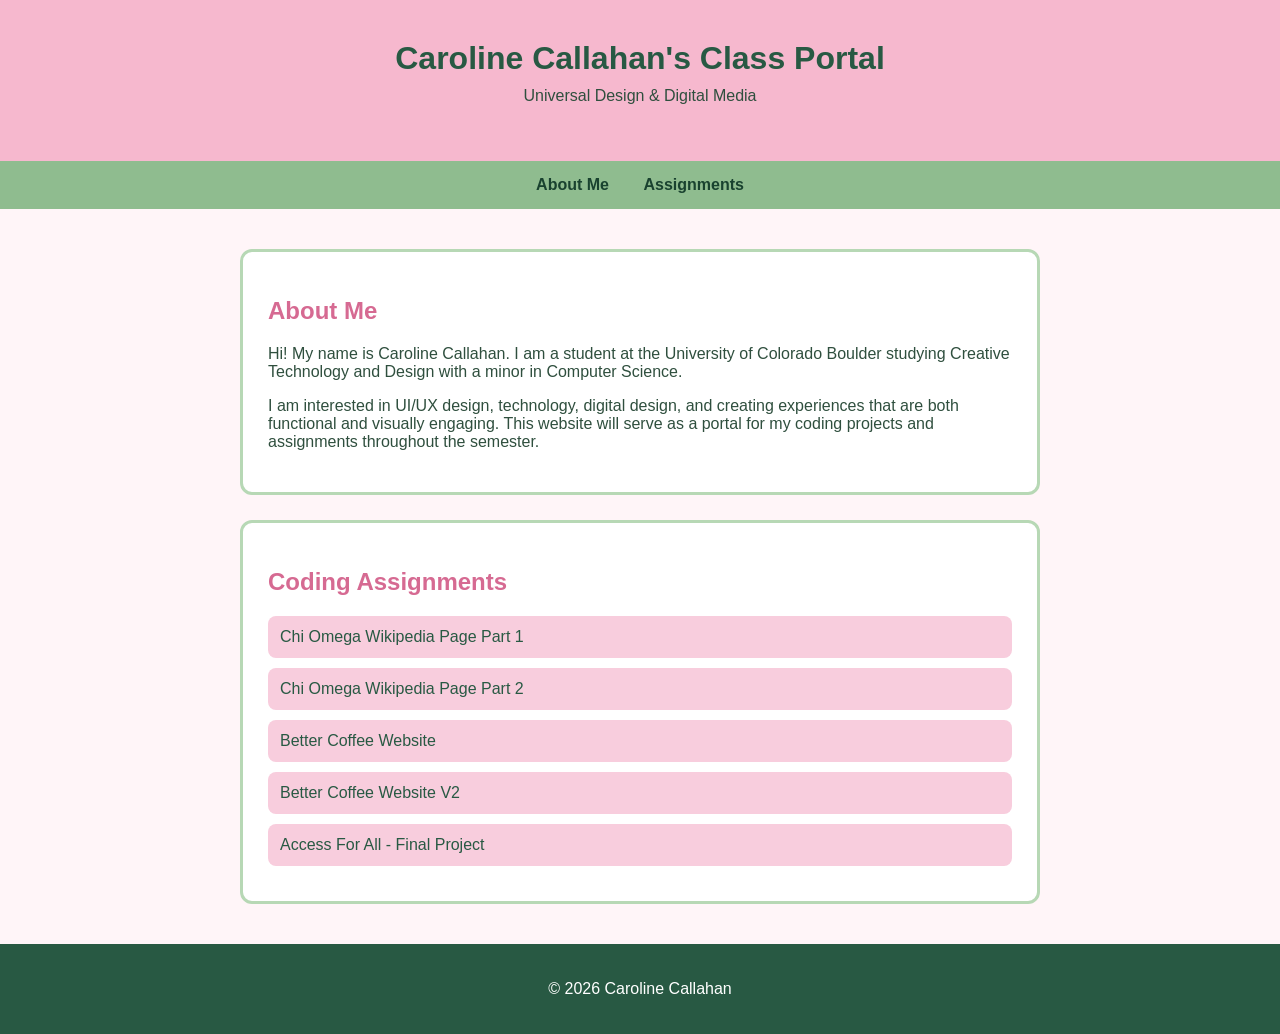
<file: index.html>
<!DOCTYPE html>
<html lang="en">
<head>
    <meta charset="UTF-8">
    <meta name="viewport" content="width=device-width, initial-scale=1.0">
    <title>Caroline Callahan | Class Portal</title>

    <style>
        body {
            font-family: Arial, sans-serif;
            margin: 0;
            background-color: #fff5f8;
            color: #2f4f3e;
        }

        header {
            background-color: #f6b8ce;
            text-align: center;
            padding: 40px 20px;
        }

        header h1 {
            margin: 0;
            color: #285943;
        }

        header p {
            margin-top: 10px;
        }

        nav {
            background-color: #8fbc8f;
            padding: 15px;
            text-align: center;
        }

        nav a {
            color: #19422f;
            text-decoration: none;
            margin: 0 15px;
            font-weight: bold;
        }

        nav a:hover {
            color: #ffd6e5;
        }

        main {
            max-width: 800px;
            margin: 40px auto;
            padding: 0 20px;
        }

        section {
            background-color: white;
            padding: 25px;
            margin-bottom: 25px;
            border-radius: 12px;
            border: 3px solid #b7d8b5;
        }

        h2 {
            color: #d66a92;
        }

        .assignments a {
            display: block;
            background-color: #f8cddd;
            color: #285943;
            padding: 12px;
            margin: 10px 0;
            border-radius: 8px;
            text-decoration: none;
        }

        .assignments a:hover {
            background-color: #b7d8b5;
        }

        footer {
            text-align: center;
            background-color: #285943;
            color: white;
            padding: 20px;
            margin-top: 40px;
        }
    </style>
</head>
<body>
    <header>
        <h1>Caroline Callahan's Class Portal</h1>
        <p>Universal Design & Digital Media</p>
    </header>

    <nav>
        <a href="#about">About Me</a>
        <a href="#assignments">Assignments</a>
    </nav>

    <main>

        <section id="about">
            <h2>About Me</h2>

            <p>
                Hi! My name is Caroline Callahan. I am a student at the
                University of Colorado Boulder studying Creative Technology
                and Design with a minor in Computer Science.
            </p>

            <p>
                I am interested in UI/UX design, technology, digital design,
                and creating experiences that are both functional and visually
                engaging. This website will serve as a portal for my coding
                projects and assignments throughout the semester.
            </p>
        </section>

        <section id="assignments" class="assignments">
            <h2>Coding Assignments</h2>

            <a href="Wikipedia/wikipedia.html">Chi Omega Wikipedia Page Part 1</a>
            <a href="Wikipedia/wikipedia2.html">Chi Omega Wikipedia Page Part 2</a>
            <a href="Assignment_5/index.html">Better Coffee Website</a>
            <a href="Assignment_6/index.html">Better Coffee Website V2</a>
            <a href="Final_Project/home.html">Access For All - Final Project</a>
        </section>

    </main>

    <footer>
        <p>&copy; 2026 Caroline Callahan</p>
    </footer>
</body>
</html>
</file>
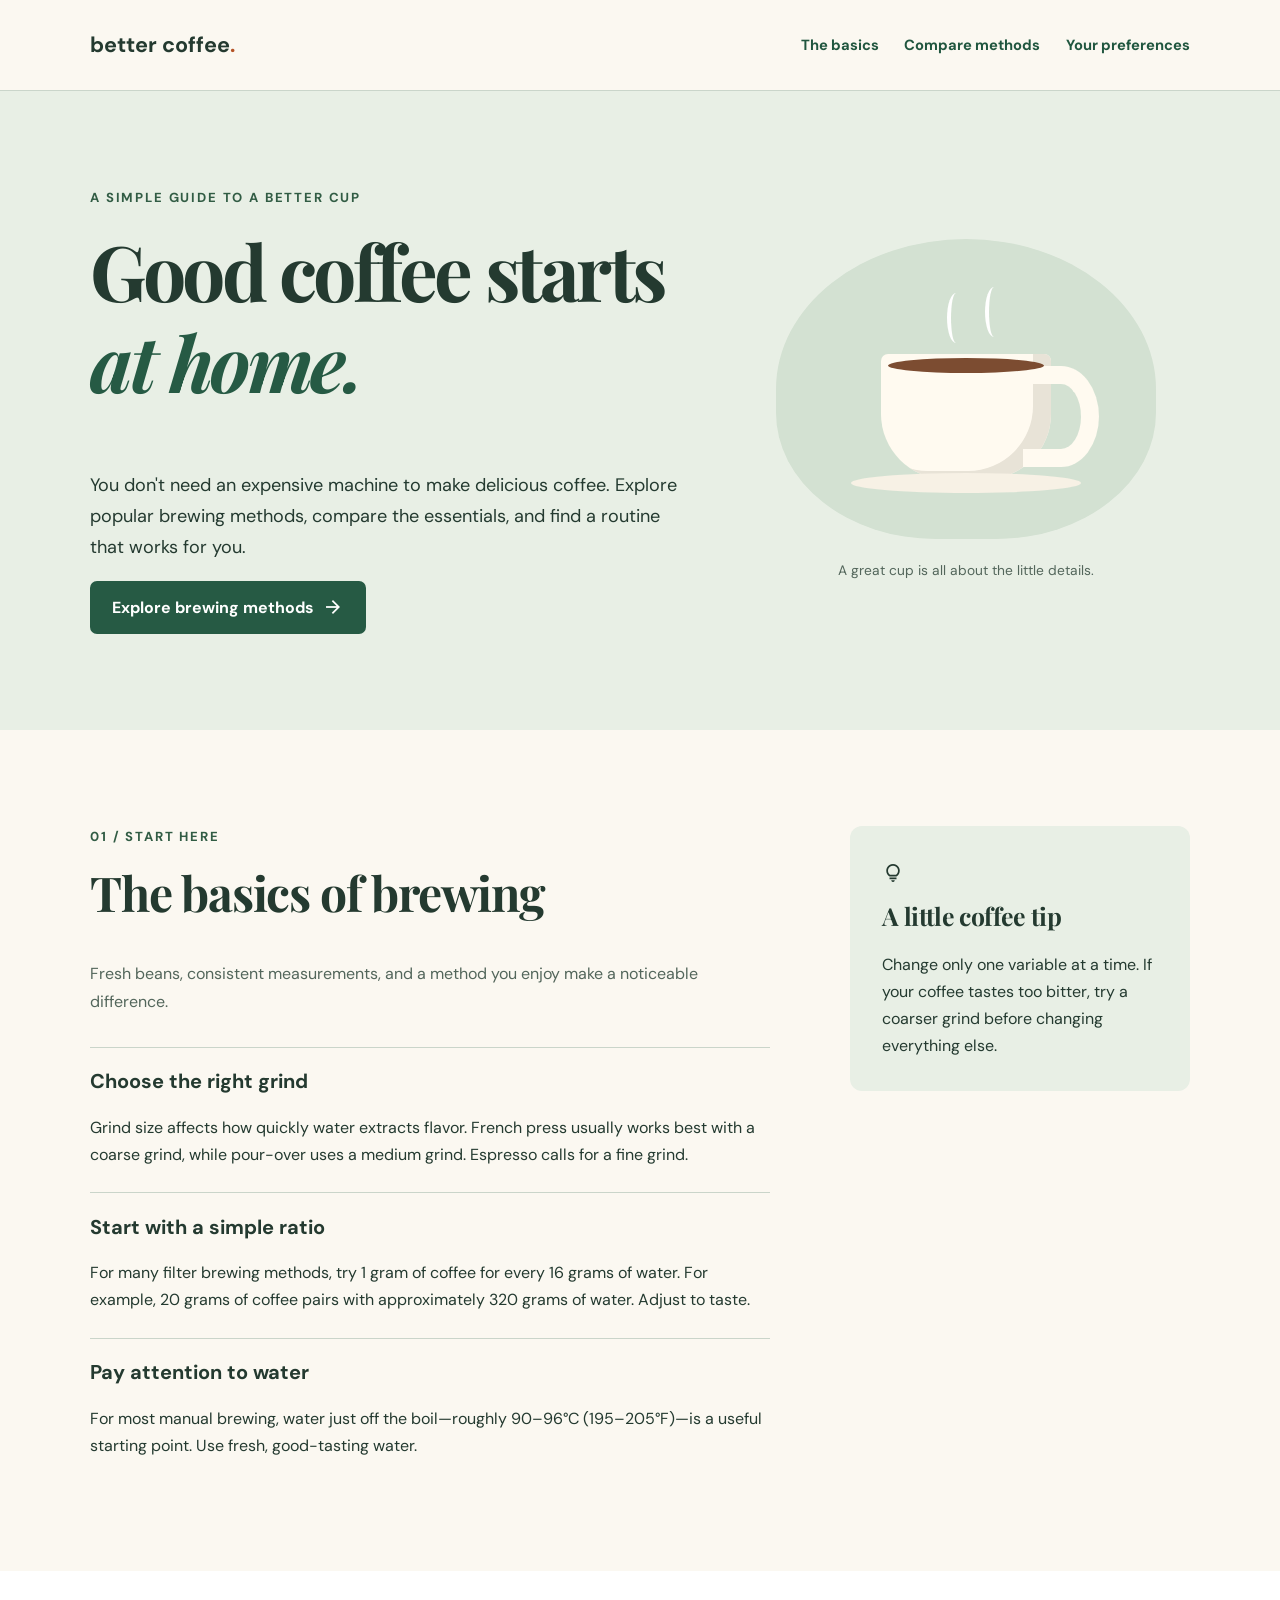
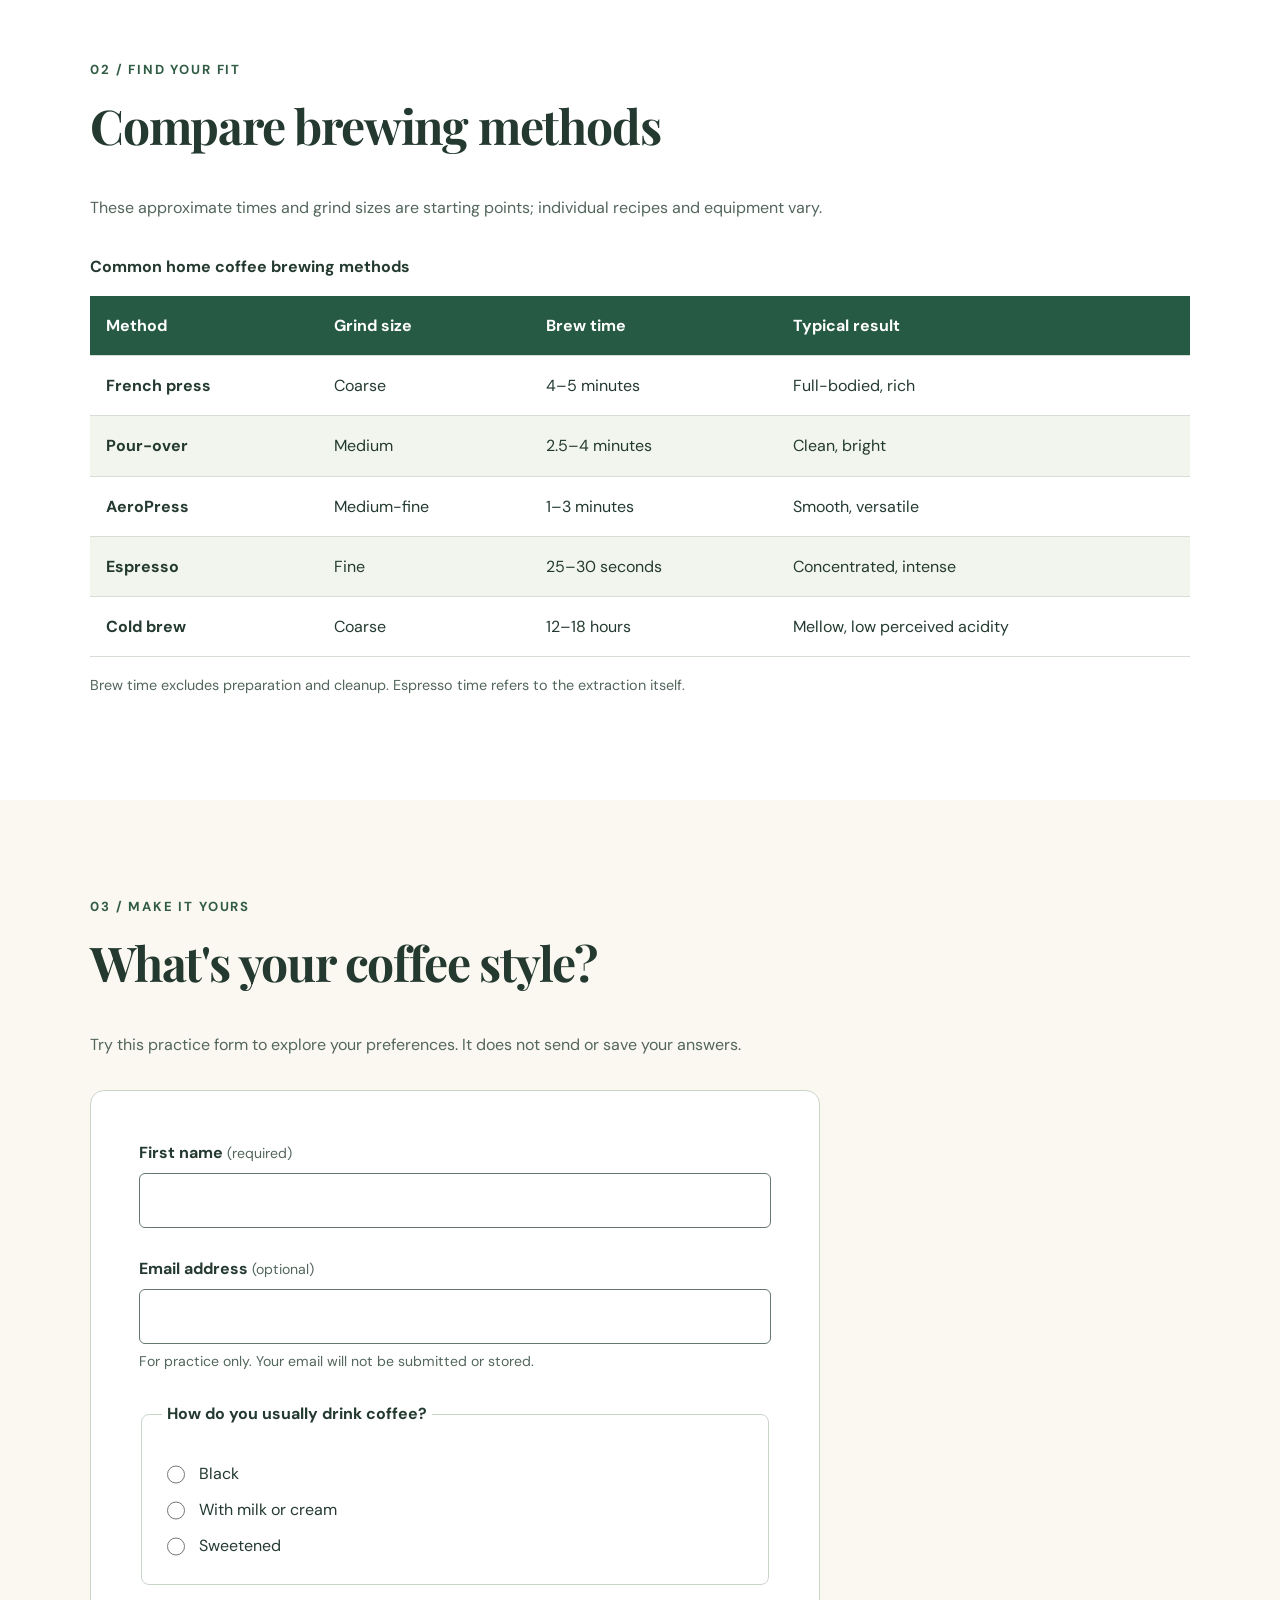
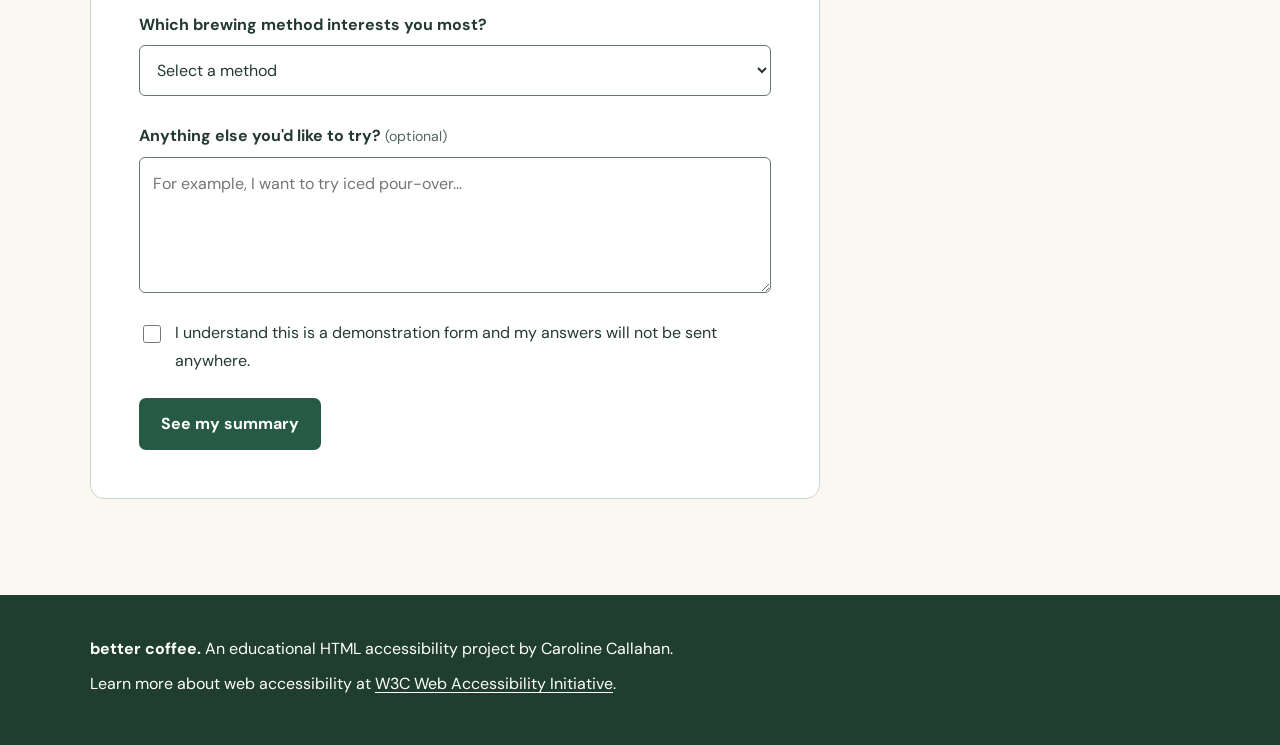
<file: Assignment 5/index.html>
<!doctype html>
<html lang="en">
<head>
  <meta charset="utf-8">
  <meta name="viewport" content="width=device-width, initial-scale=1">
  <meta name="description" content="A beginner-friendly guide to coffee brewing methods, with a comparison table and an accessible preference form.">
  <title>Better Coffee at Home | Brewing Guide</title>
  <link rel="preconnect" href="https://fonts.googleapis.com">
  <link rel="preconnect" href="https://fonts.gstatic.com" crossorigin>
  <link href="https://fonts.googleapis.com/css2?family=DM+Sans:wght@400;500;600;700&family=Playfair+Display:wght@600;700&family=Material+Symbols+Outlined&display=swap" rel="stylesheet">
  <link rel="stylesheet" href="styles.css">
</head>
<body>
  <a class="skip-link" href="#main-content">Skip to main content</a>
  <header class="site-header">
    <div class="container header-inner">
      <a class="brand" href="#top" aria-label="Better Coffee at Home, back to top">better coffee<span aria-hidden="true">.</span></a>
      <nav aria-label="Primary navigation">
        <ul class="nav-list">
          <li><a href="#basics">The basics</a></li>
          <li><a href="#comparison">Compare methods</a></li>
          <li><a href="#preferences">Your preferences</a></li>
        </ul>
      </nav>
    </div>
  </header>

  <main id="main-content" tabindex="-1">
    <div id="top" class="hero-wrap">
      <section class="hero container" aria-labelledby="hero-title">
        <div>
          <p class="eyebrow">A simple guide to a better cup</p>
          <h1 id="hero-title">Good coffee starts <em>at home.</em></h1>
          <p class="hero-intro">You don't need an expensive machine to make delicious coffee. Explore popular brewing methods, compare the essentials, and find a routine that works for you.</p>
          <a class="button-link" href="#comparison">Explore brewing methods <span class="material-symbols-outlined" aria-hidden="true">arrow_forward</span></a>
        </div>
        <figure class="hero-figure">
          <div class="cup-art" role="img" aria-label="Illustration of a steaming cup of coffee on a saucer"><span class="steam steam-one"></span><span class="steam steam-two"></span><span class="cup"></span><span class="saucer"></span></div>
          <figcaption>A great cup is all about the little details.</figcaption>
        </figure>
      </section>
    </div>

    <div class="container content-layout">
      <article aria-labelledby="guide-title">
        <header class="section-heading" id="basics">
          <p class="eyebrow">01 / Start here</p>
          <h2 id="guide-title">The basics of brewing</h2>
          <p>Fresh beans, consistent measurements, and a method you enjoy make a noticeable difference.</p>
        </header>
        <section aria-labelledby="grind-title" class="info-section">
          <h3 id="grind-title">Choose the right grind</h3>
          <p>Grind size affects how quickly water extracts flavor. French press usually works best with a coarse grind, while pour-over uses a medium grind. Espresso calls for a fine grind.</p>
        </section>
        <section aria-labelledby="ratio-title" class="info-section">
          <h3 id="ratio-title">Start with a simple ratio</h3>
          <p>For many filter brewing methods, try 1 gram of coffee for every 16 grams of water. For example, 20 grams of coffee pairs with approximately 320 grams of water. Adjust to taste.</p>
        </section>
        <section aria-labelledby="water-title" class="info-section">
          <h3 id="water-title">Pay attention to water</h3>
          <p>For most manual brewing, water just off the boil—roughly 90–96°C (195–205°F)—is a useful starting point. Use fresh, good-tasting water.</p>
        </section>
      </article>
      <aside class="tip-card" aria-labelledby="tip-title">
        <span class="material-symbols-outlined" aria-hidden="true">lightbulb</span>
        <h2 id="tip-title">A little coffee tip</h2>
        <p>Change only one variable at a time. If your coffee tastes too bitter, try a coarser grind before changing everything else.</p>
      </aside>
    </div>

    <section class="comparison-section" id="comparison" aria-labelledby="comparison-title">
      <div class="container">
        <header class="section-heading">
          <p class="eyebrow">02 / Find your fit</p>
          <h2 id="comparison-title">Compare brewing methods</h2>
          <p>These approximate times and grind sizes are starting points; individual recipes and equipment vary.</p>
        </header>
        <div class="table-scroll" tabindex="0" role="region" aria-label="Scrollable coffee brewing comparison table">
          <table>
            <caption>Common home coffee brewing methods</caption>
            <thead>
              <tr><th scope="col">Method</th><th scope="col">Grind size</th><th scope="col">Brew time</th><th scope="col">Typical result</th></tr>
            </thead>
            <tbody>
              <tr><th scope="row">French press</th><td>Coarse</td><td>4–5 minutes</td><td>Full-bodied, rich</td></tr>
              <tr><th scope="row">Pour-over</th><td>Medium</td><td>2.5–4 minutes</td><td>Clean, bright</td></tr>
              <tr><th scope="row">AeroPress</th><td>Medium-fine</td><td>1–3 minutes</td><td>Smooth, versatile</td></tr>
              <tr><th scope="row">Espresso</th><td>Fine</td><td>25–30 seconds</td><td>Concentrated, intense</td></tr>
              <tr><th scope="row">Cold brew</th><td>Coarse</td><td>12–18 hours</td><td>Mellow, low perceived acidity</td></tr>
            </tbody>
          </table>
        </div>
        <p class="table-note">Brew time excludes preparation and cleanup. Espresso time refers to the extraction itself.</p>
      </div>
    </section>

    <section class="form-section container" id="preferences" aria-labelledby="preferences-title">
      <header class="section-heading">
        <p class="eyebrow">03 / Make it yours</p>
        <h2 id="preferences-title">What's your coffee style?</h2>
        <p>Try this practice form to explore your preferences. It does not send or save your answers.</p>
      </header>
      <form id="coffee-form">
        <div class="form-field"><label for="first-name">First name <span class="required-note">(required)</span></label><input id="first-name" name="first-name" type="text" autocomplete="given-name" required></div>
        <div class="form-field"><label for="email">Email address <span class="optional-note">(optional)</span></label><input id="email" name="email" type="email" autocomplete="email" aria-describedby="email-hint"><p id="email-hint" class="field-hint">For practice only. Your email will not be submitted or stored.</p></div>
        <fieldset><legend>How do you usually drink coffee?</legend><div class="choice"><input type="radio" id="black" name="coffee-style" value="black" required><label for="black">Black</label></div><div class="choice"><input type="radio" id="milk" name="coffee-style" value="milk"><label for="milk">With milk or cream</label></div><div class="choice"><input type="radio" id="sweet" name="coffee-style" value="sweet"><label for="sweet">Sweetened</label></div></fieldset>
        <div class="form-field"><label for="method">Which brewing method interests you most?</label><select id="method" name="method" required><option value="">Select a method</option><option>French press</option><option>Pour-over</option><option>AeroPress</option><option>Espresso</option><option>Cold brew</option></select></div>
        <div class="form-field"><label for="notes">Anything else you'd like to try? <span class="optional-note">(optional)</span></label><textarea id="notes" name="notes" rows="4" placeholder="For example, I want to try iced pour-over..."></textarea></div>
        <div class="choice consent"><input id="practice" type="checkbox" name="practice" required><label for="practice">I understand this is a demonstration form and my answers will not be sent anywhere.</label></div>
        <button type="submit">See my summary</button>
        <div id="form-result" class="form-result" role="status" aria-live="polite" tabindex="-1" hidden></div>
      </form>
    </section>
  </main>
  <footer class="site-footer"><div class="container"><p><strong>better coffee.</strong> An educational HTML accessibility project by Caroline Callahan.</p><p>Learn more about web accessibility at <a href="https://www.w3.org/WAI/" rel="noopener noreferrer">W3C Web Accessibility Initiative</a>.</p></div></footer>
  <script>
    const form = document.querySelector('#coffee-form');
    const result = document.querySelector('#form-result');
    form.addEventListener('submit', (event) => {
      event.preventDefault();
      const name = document.querySelector('#first-name').value.trim();
      const method = document.querySelector('#method').value;
      const style = form.querySelector('input[name="coffee-style"]:checked').value;
      const styleLabels = { black: 'black', milk: 'with milk or cream', sweet: 'sweetened' };
      result.textContent = `Thanks, ${name}! You like your coffee ${styleLabels[style]} and want to explore ${method}. This is a practice form, so nothing was sent or saved.`;
      result.hidden = false;
      result.focus();
    });
  </script>
</body>
</html>
</file>
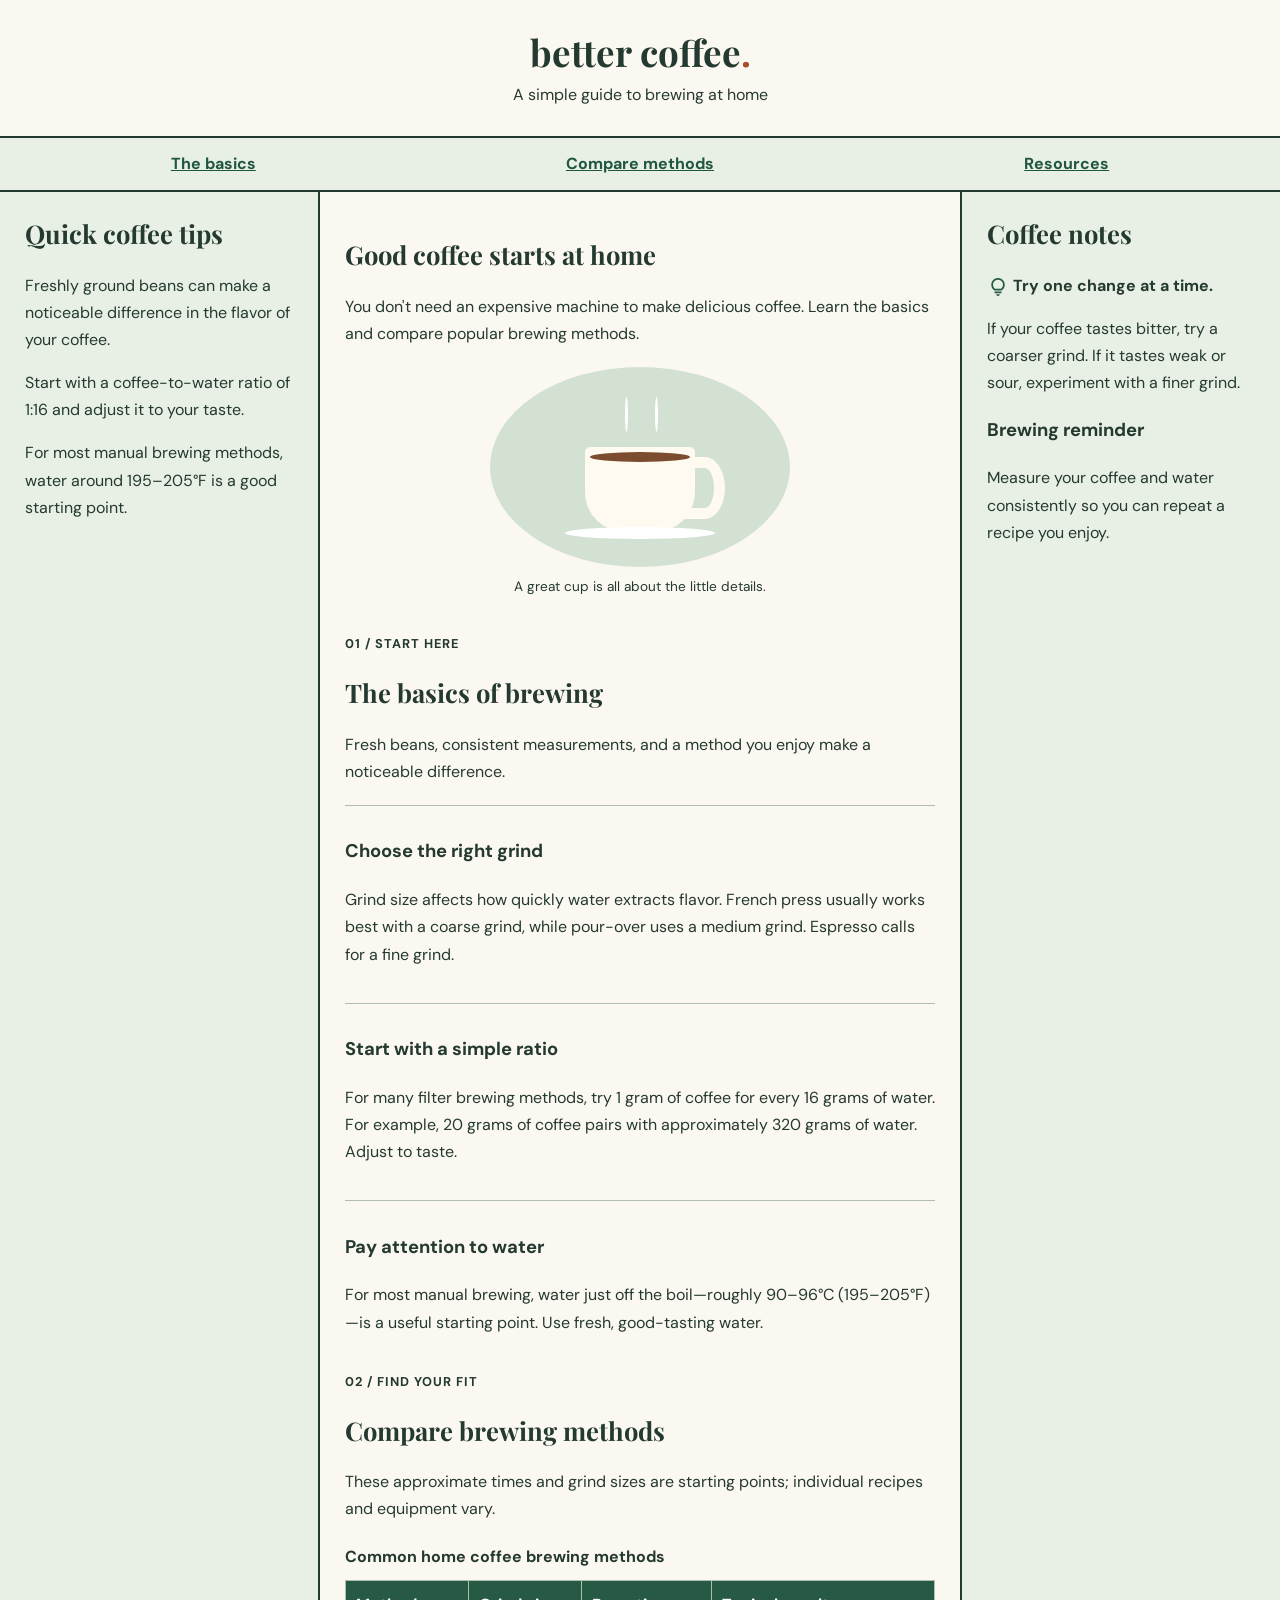
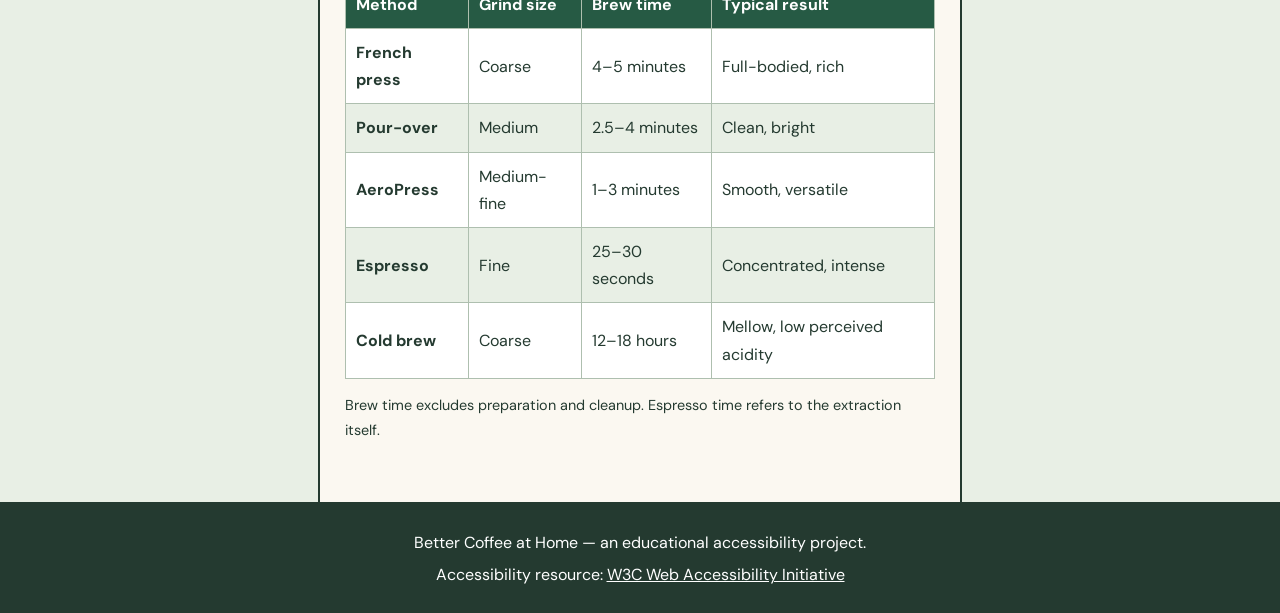
<file: Assignment_6/index.html>
<!doctype html>
<html lang="en">
<head>
    <meta charset="utf-8"/>
    <meta content="width=device-width, initial-scale=1" name="viewport"/>
    <meta content="An accessible guide to making coffee at home, with brewing tips and a comparison table." name="description"/>
    <title>Better Coffee at Home | Brewing Guide</title>
    <link href="https://fonts.googleapis.com" rel="preconnect"/>
    <link crossorigin="" href="https://fonts.gstatic.com" rel="preconnect"/>
    <link href="https://fonts.googleapis.com/css2?family=DM+Sans:wght@400;500;600;700&amp;family=Playfair+Display:wght@600;700&amp;family=Material+Symbols+Outlined&amp;display=swap" rel="stylesheet"/>
    <link href="style.css" rel="stylesheet"/>
</head>

<body id="top">
    <a class="skip-link" href="#main-content">Skip to main content</a>
    <div class="page">

    <header class="site-header">
        <h1>better coffee<span aria-hidden="true">.</span></h1>
        <p>A simple guide to brewing at home</p>
    </header>

    <nav aria-label="Primary navigation" class="site-nav">
        <ul>
            <li><a href="#basics">The basics</a></li>
            <li><a href="#comparison">Compare methods</a></li>
            <li><a href="#resources">Resources</a></li>
        </ul>
    </nav>

    <div class="three-column-layout">
    <aside aria-labelledby="quick-tips-title" class="left-sidebar">
        <h2 id="quick-tips-title">Quick coffee tips</h2>
        <p>Freshly ground beans can make a noticeable difference in the flavor of your coffee.</p>
        <p>Start with a coffee-to-water ratio of 1:16 and adjust it to your taste.</p>
        <p>For most manual brewing methods, water around 195–205°F is a good starting point.</p>
    </aside>

    <main id="main-content" tabindex="-1">
    <section aria-labelledby="intro-title" class="intro">
        <h2 id="intro-title">Good coffee starts at home</h2>
        <p>You don't need an expensive machine to make delicious coffee. Learn the basics and compare popular brewing methods.</p>
        <figure class="hero-figure">
            <div aria-label="Illustration of a steaming cup of coffee on a saucer" class="cup-art" role="img">
            <span class="steam steam-one"></span><span class="steam steam-two"></span>
            <span class="cup"></span><span class="saucer"></span>
            </div>
            <figcaption>A great cup is all about the little details.</figcaption>
        </figure>
    </section>

    <article aria-labelledby="guide-title">
        <header class="section-heading" id="basics">
            <p class="eyebrow">01 / Start here</p>
            <h2 id="guide-title">The basics of brewing</h2>
            <p>Fresh beans, consistent measurements, and a method you enjoy make a noticeable difference.</p>
        </header>
        <section aria-labelledby="grind-title" class="info-section">
            <h3 id="grind-title">Choose the right grind</h3>
            <p>Grind size affects how quickly water extracts flavor. French press usually works best with a coarse grind, while pour-over uses a medium grind. Espresso calls for a fine grind.</p>
        </section>
        <section aria-labelledby="ratio-title" class="info-section">
            <h3 id="ratio-title">Start with a simple ratio</h3>
            <p>For many filter brewing methods, try 1 gram of coffee for every 16 grams of water. For example, 20 grams of coffee pairs with approximately 320 grams of water. Adjust to taste.</p>
        </section>
        <section aria-labelledby="water-title" class="info-section">
            <h3 id="water-title">Pay attention to water</h3>
            <p>For most manual brewing, water just off the boil—roughly 90–96°C (195–205°F)—is a useful starting point. Use fresh, good-tasting water.</p>
        </section>
    </article>

    <section aria-labelledby="comparison-title" class="comparison-section" id="comparison">
        <div class="container">
            <header class="section-heading">
                <p class="eyebrow">02 / Find your fit</p>
                <h2 id="comparison-title">Compare brewing methods</h2>
                <p>These approximate times and grind sizes are starting points; individual recipes and equipment vary.</p>
            </header>
        <div aria-label="Scrollable coffee brewing comparison table" class="table-scroll" role="region" tabindex="0">
        <table>
            <caption>Common home coffee brewing methods</caption>
            <thead>
                <tr><th scope="col">Method</th><th scope="col">Grind size</th><th scope="col">Brew time</th><th scope="col">Typical result</th></tr>
            </thead>
            <tbody>
                <tr><th scope="row">French press</th><td>Coarse</td><td>4–5 minutes</td><td>Full-bodied, rich</td></tr>
                <tr><th scope="row">Pour-over</th><td>Medium</td><td>2.5–4 minutes</td><td>Clean, bright</td></tr>
                <tr><th scope="row">AeroPress</th><td>Medium-fine</td><td>1–3 minutes</td><td>Smooth, versatile</td></tr>
                <tr><th scope="row">Espresso</th><td>Fine</td><td>25–30 seconds</td><td>Concentrated, intense</td></tr>
                <tr><th scope="row">Cold brew</th><td>Coarse</td><td>12–18 hours</td><td>Mellow, low perceived acidity</td></tr>
            </tbody>
        </table>
        </div>
            <p class="table-note">Brew time excludes preparation and cleanup. Espresso time refers to the extraction itself.</p>
        </div>
    </section>

</main>

<aside aria-labelledby="resources" class="right-sidebar">
    <h2 id="resources">Coffee notes</h2>
    <p><span aria-hidden="true" class="material-symbols-outlined">lightbulb</span> <strong>Try one change at a time.</strong></p>
    <p>If your coffee tastes bitter, try a coarser grind. If it tastes weak or sour, experiment with a finer grind.</p>
    <h3>Brewing reminder</h3>
    <p>Measure your coffee and water consistently so you can repeat a recipe you enjoy.</p>
</aside>

</div>

<footer class="site-footer">
    <p>Better Coffee at Home — an educational accessibility project.</p>
    <p>Accessibility resource: <a href="https://www.w3.org/WAI/">W3C Web Accessibility Initiative</a></p>
</footer>

</div>
</body>
</html>
</file>
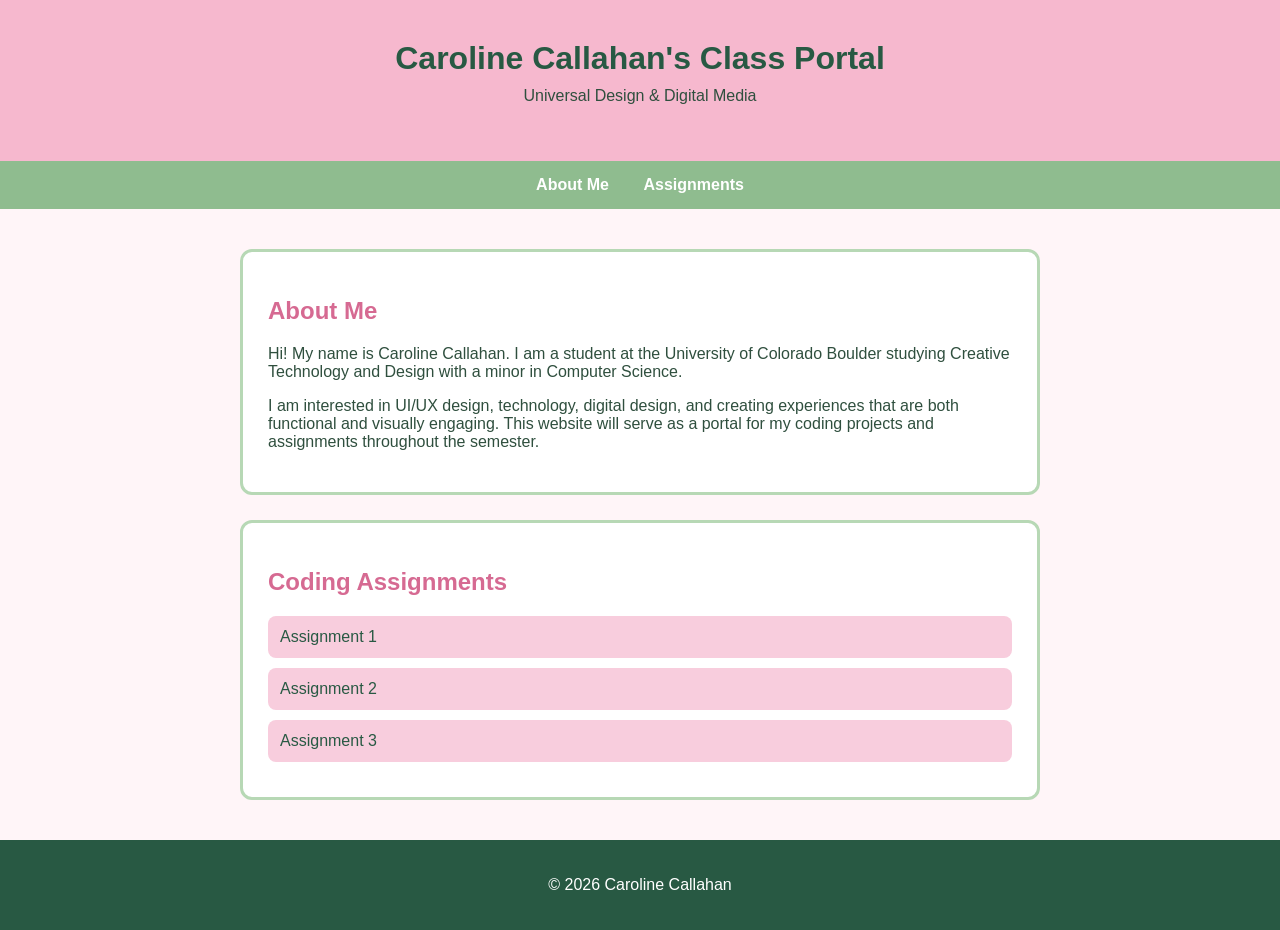
<file: ClassPortal/index.html>
<!DOCTYPE html>
<html lang="en">
<head>
    <meta charset="UTF-8">
    <meta name="viewport" content="width=device-width, initial-scale=1.0">
    <title>Caroline Callahan | Class Portal</title>

    <style>
        body {
            font-family: Arial, sans-serif;
            margin: 0;
            background-color: #fff5f8;
            color: #2f4f3e;
        }

        header {
            background-color: #f6b8ce;
            text-align: center;
            padding: 40px 20px;
        }

        header h1 {
            margin: 0;
            color: #285943;
        }

        header p {
            margin-top: 10px;
        }

        nav {
            background-color: #8fbc8f;
            padding: 15px;
            text-align: center;
        }

        nav a {
            color: #ffffff;
            text-decoration: none;
            margin: 0 15px;
            font-weight: bold;
        }

        nav a:hover {
            color: #ffd6e5;
        }

        main {
            max-width: 800px;
            margin: 40px auto;
            padding: 0 20px;
        }

        section {
            background-color: white;
            padding: 25px;
            margin-bottom: 25px;
            border-radius: 12px;
            border: 3px solid #b7d8b5;
        }

        h2 {
            color: #d66a92;
        }

        .assignments a {
            display: block;
            background-color: #f8cddd;
            color: #285943;
            padding: 12px;
            margin: 10px 0;
            border-radius: 8px;
            text-decoration: none;
        }

        .assignments a:hover {
            background-color: #b7d8b5;
        }

        footer {
            text-align: center;
            background-color: #285943;
            color: white;
            padding: 20px;
            margin-top: 40px;
        }
    </style>
</head>
<body>
    <header>
        <h1>Caroline Callahan's Class Portal</h1>
        <p>Universal Design & Digital Media</p>
    </header>

    <nav>
        <a href="#about">About Me</a>
        <a href="#assignments">Assignments</a>
    </nav>

    <main>

        <section id="about">
            <h2>About Me</h2>

            <p>
                Hi! My name is Caroline Callahan. I am a student at the
                University of Colorado Boulder studying Creative Technology
                and Design with a minor in Computer Science.
            </p>

            <p>
                I am interested in UI/UX design, technology, digital design,
                and creating experiences that are both functional and visually
                engaging. This website will serve as a portal for my coding
                projects and assignments throughout the semester.
            </p>
        </section>

        <section id="assignments" class="assignments">
            <h2>Coding Assignments</h2>

            <a href="#">Assignment 1</a>
            <a href="#">Assignment 2</a>
            <a href="#">Assignment 3</a>
        </section>

    </main>

    <footer>
        <p>&copy; 2026 Caroline Callahan</p>
    </footer>
</body>
</html>
</file>
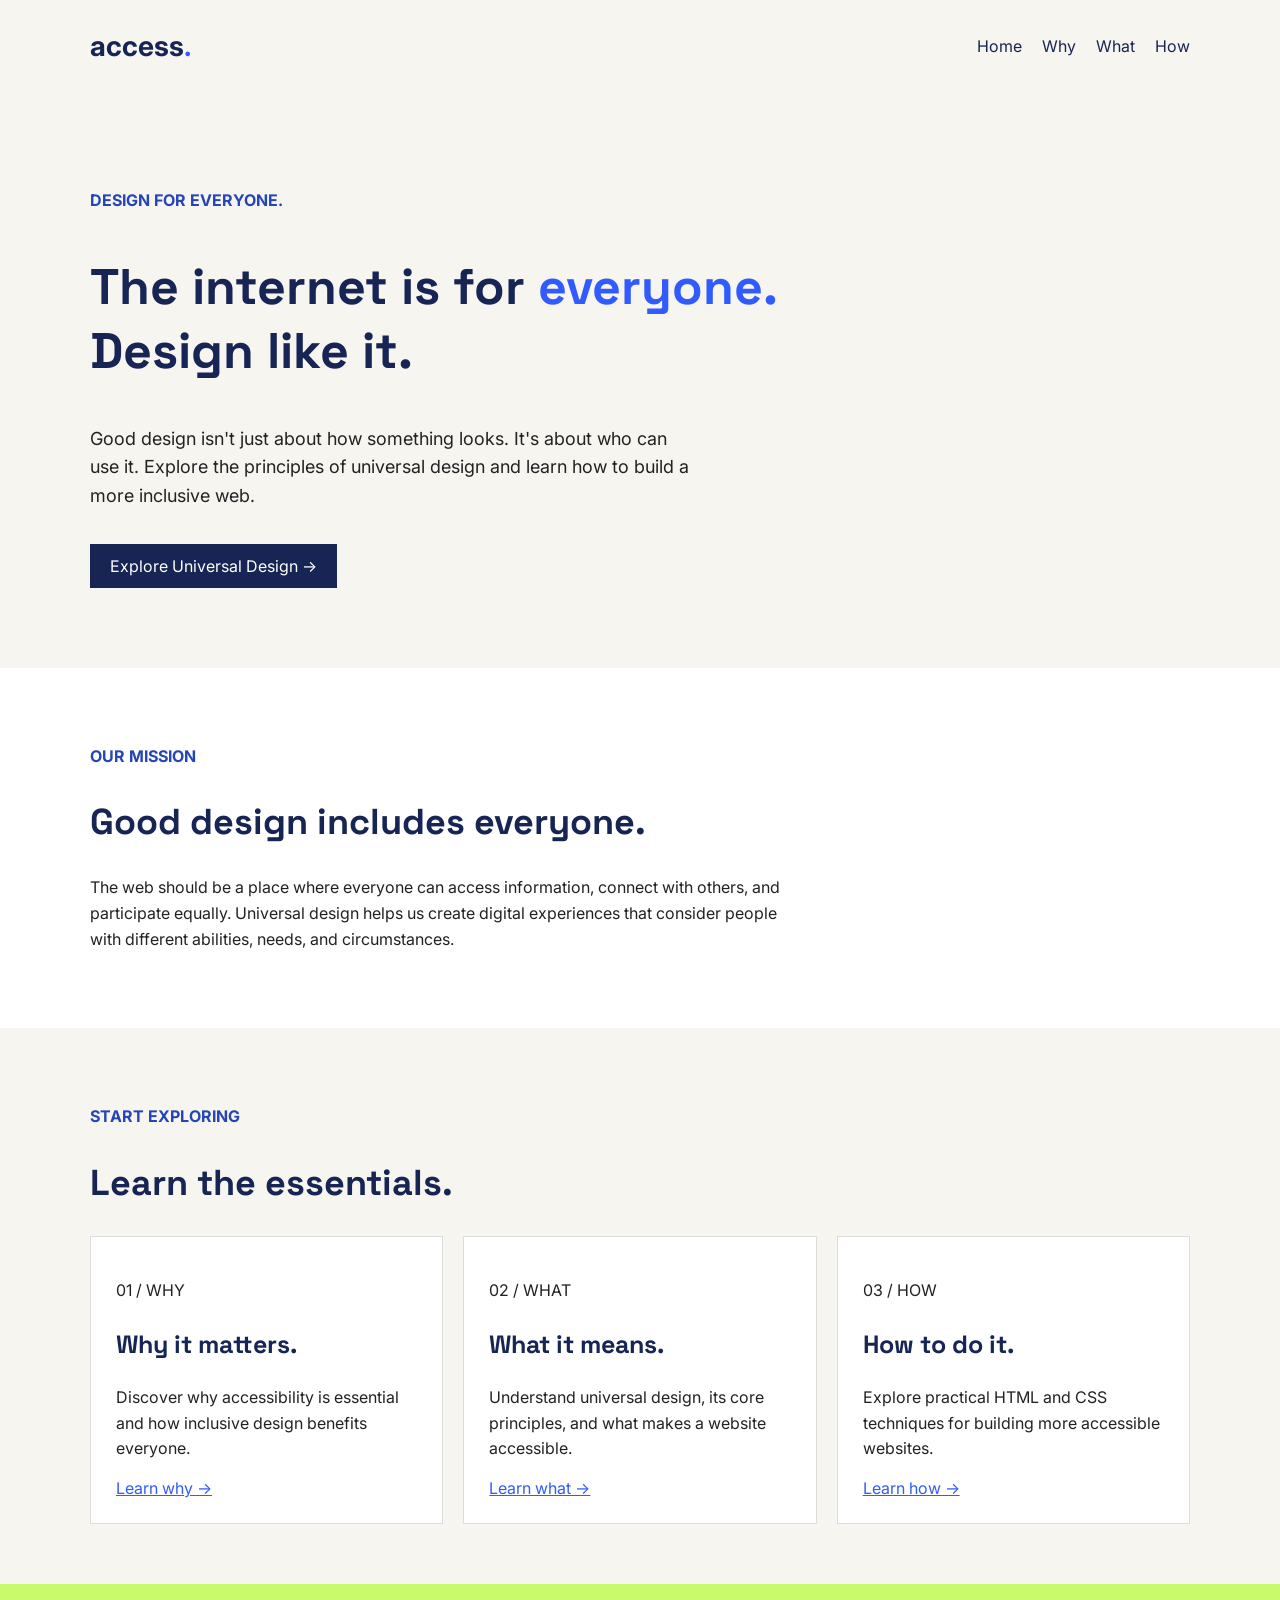
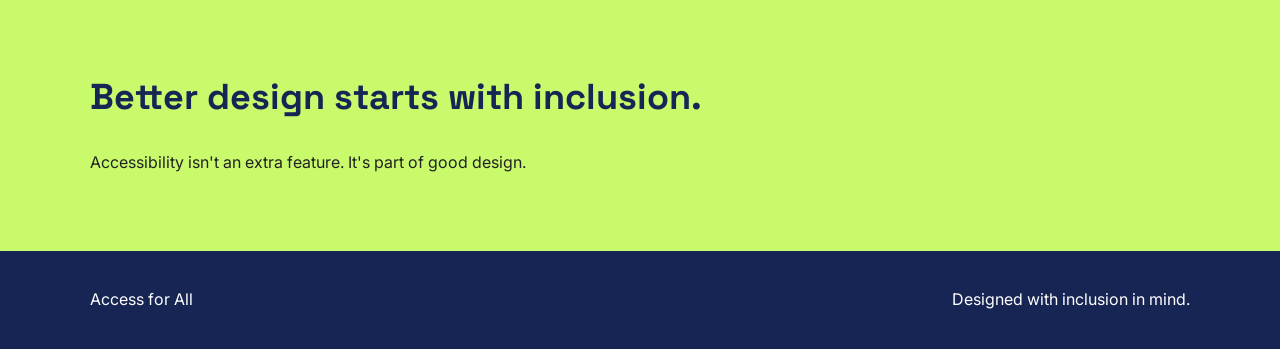
<file: Final Project/home.html>
<!DOCTYPE html>
<html lang="en">
<head>
  <meta charset="UTF-8">
  <meta name="viewport" content="width=device-width, initial-scale=1.0">
  <meta name="description" content="Learn why universal design matters and how to create accessible websites.">
  <title>Access for All | Home</title>
  <link rel="stylesheet" href="style.css">
</head>

<body>
  <a class="skip-link" href="#main-content">Skip to main content</a>

  <header class="site-header">
    <div class="container header-content">
      <a class="logo" href="home.html" aria-label="Access for All home">
        access<span>.</span>
      </a>

      <nav aria-label="Main navigation">
        <ul class="nav-links">
          <li><a href="home.html" aria-current="page">Home</a></li>
          <li><a href="why.html">Why</a></li>
          <li><a href="what.html">What</a></li>
          <li><a href="how.html">How</a></li>
        </ul>
      </nav>
    </div>
  </header>

  <main id="main-content">

    <section class="hero">
      <div class="container">
        <p class="eyebrow">DESIGN FOR EVERYONE.</p>

        <h1>
          The internet is for
          <span>everyone.</span>
          Design like it.
        </h1>

        <p class="hero-description">
          Good design isn't just about how something looks.
          It's about who can use it. Explore the principles
          of universal design and learn how to build a more
          inclusive web.
        </p>

        <a class="button" href="what.html">
          Explore Universal Design &rarr;
        </a>
      </div>
    </section>

    <section class="introduction">
      <div class="container">
        <p class="eyebrow">OUR MISSION</p>
        <h2>Good design includes everyone.</h2>
        <p>
          The web should be a place where everyone can
          access information, connect with others, and
          participate equally. Universal design helps us
          create digital experiences that consider people
          with different abilities, needs, and circumstances.
        </p>
      </div>
    </section>

    <section class="explore">
      <div class="container">
        <p class="eyebrow">START EXPLORING</p>
        <h2>Learn the essentials.</h2>

        <div class="card-grid">

          <article class="explore-card">
            <p class="card-number">01 / WHY</p>
            <h3>Why it matters.</h3>
            <p>
              Discover why accessibility is essential
              and how inclusive design benefits everyone.
            </p>
            <a href="why.html">Learn why &rarr;</a>
          </article>

          <article class="explore-card">
            <p class="card-number">02 / WHAT</p>
            <h3>What it means.</h3>
            <p>
              Understand universal design, its core
              principles, and what makes a website accessible.
            </p>
            <a href="what.html">Learn what &rarr;</a>
          </article>

          <article class="explore-card">
            <p class="card-number">03 / HOW</p>
            <h3>How to do it.</h3>
            <p>
              Explore practical HTML and CSS techniques
              for building more accessible websites.
            </p>
            <a href="how.html">Learn how &rarr;</a>
          </article>

        </div>
      </div>
    </section>

    <section class="closing">
      <div class="container">
        <h2>Better design starts with inclusion.</h2>
        <p>
          Accessibility isn't an extra feature.
          It's part of good design.
        </p>
      </div>
    </section>

  </main>

  <footer class="site-footer">
    <div class="container footer-content">
      <p>Access for All</p>
      <p>Designed with inclusion in mind.</p>
    </div>
  </footer>

</body>
</html>
</file>
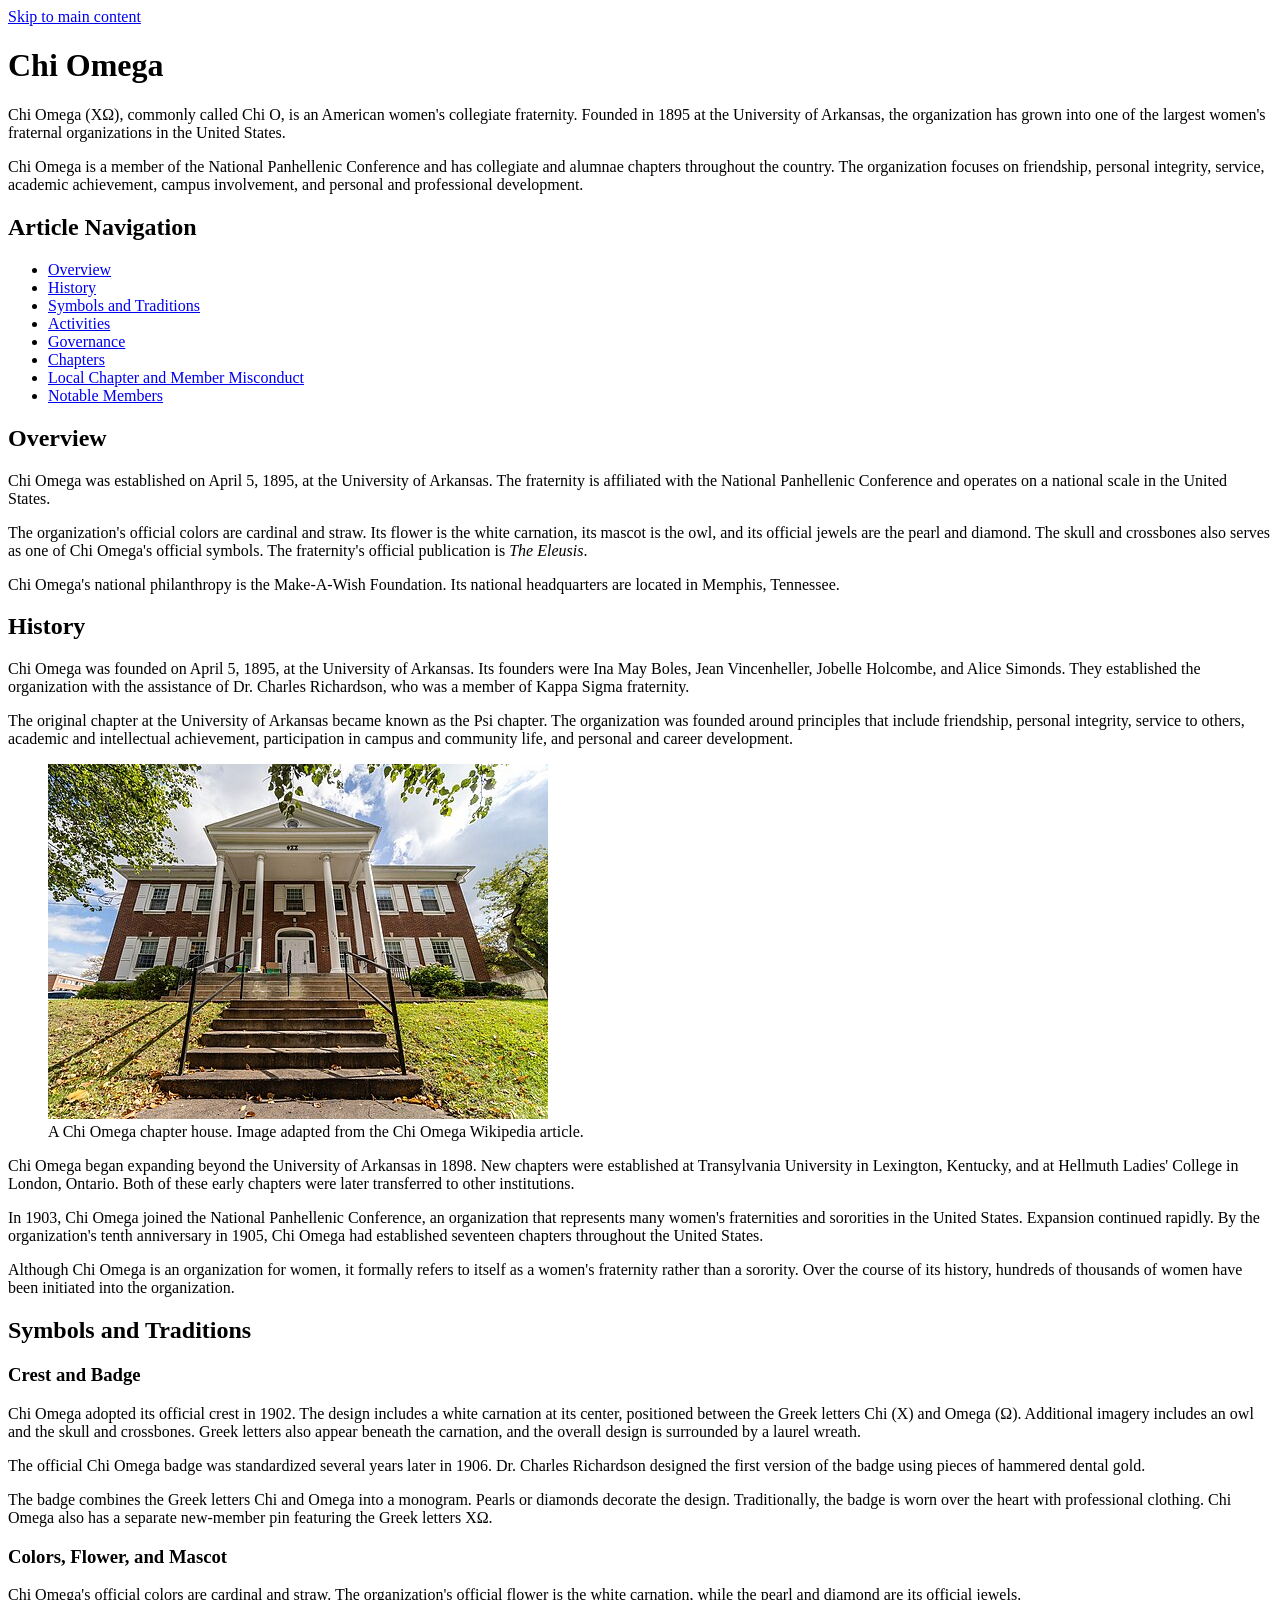
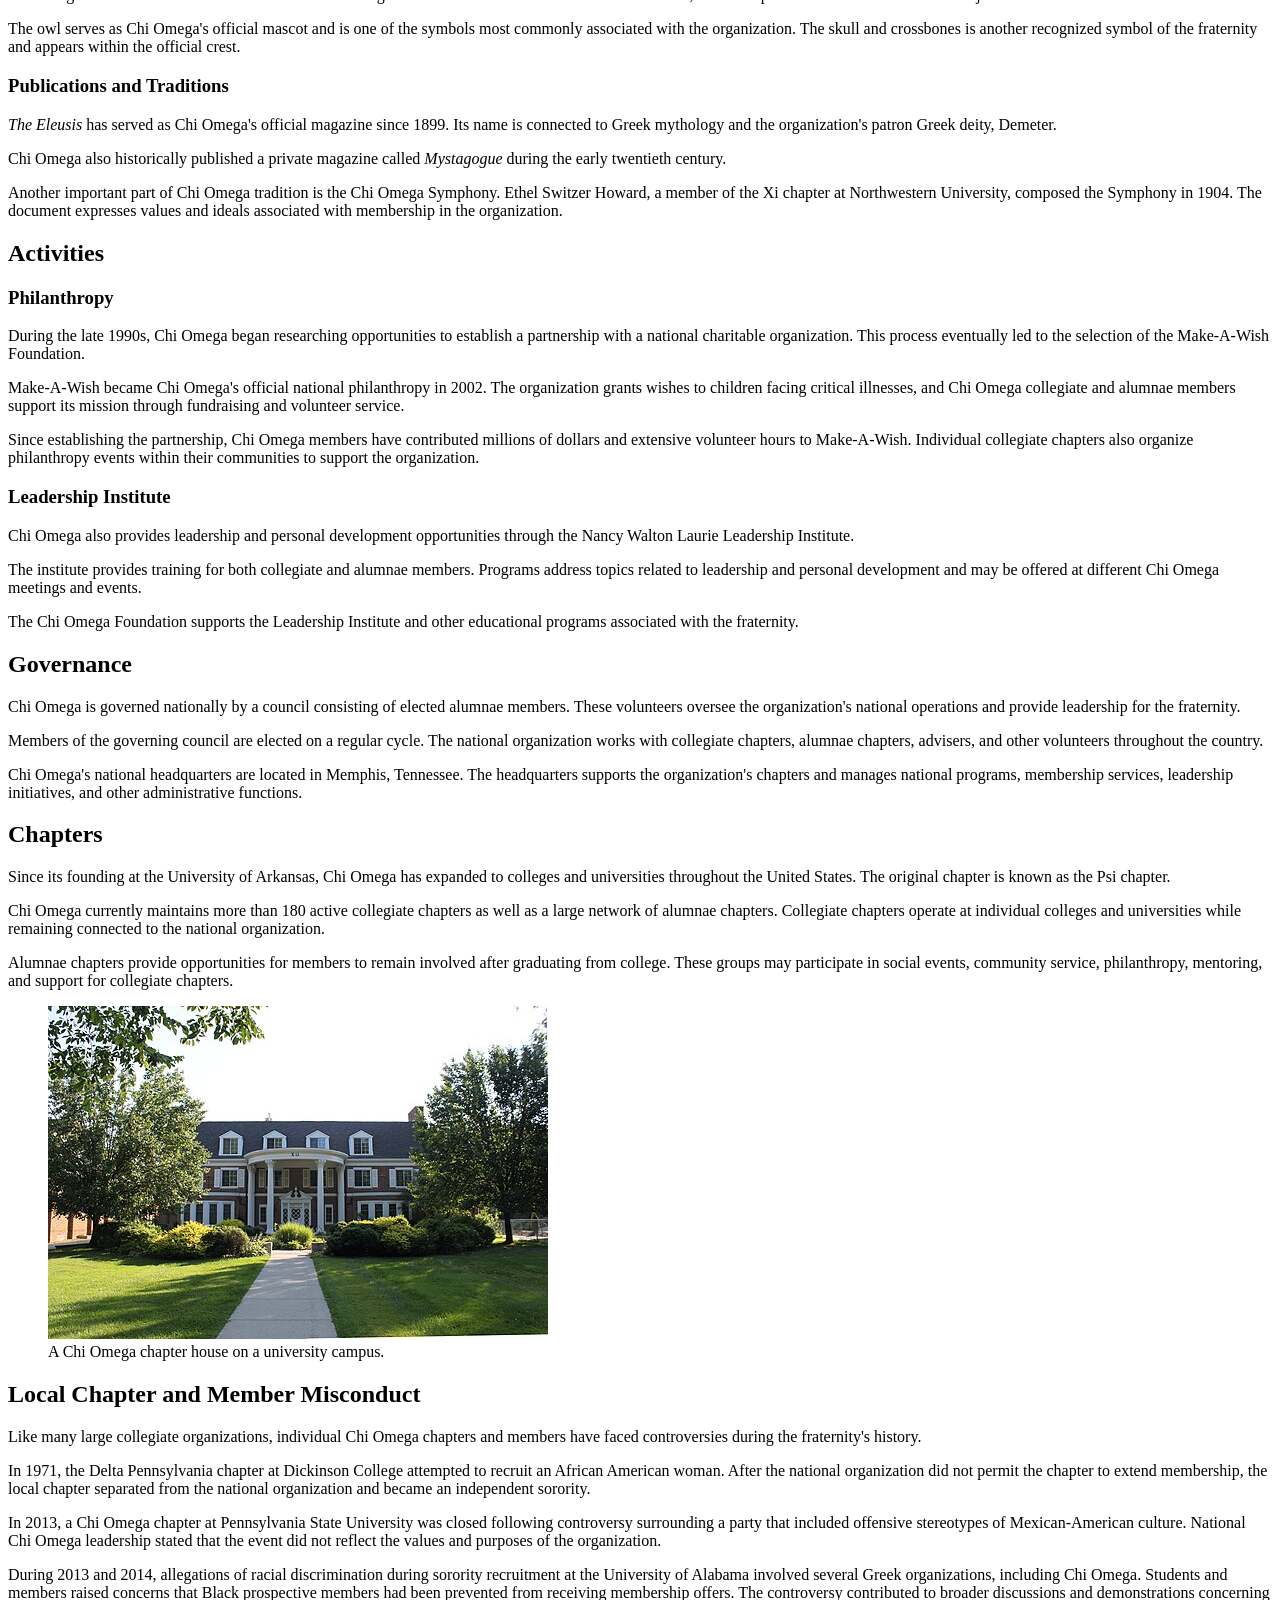
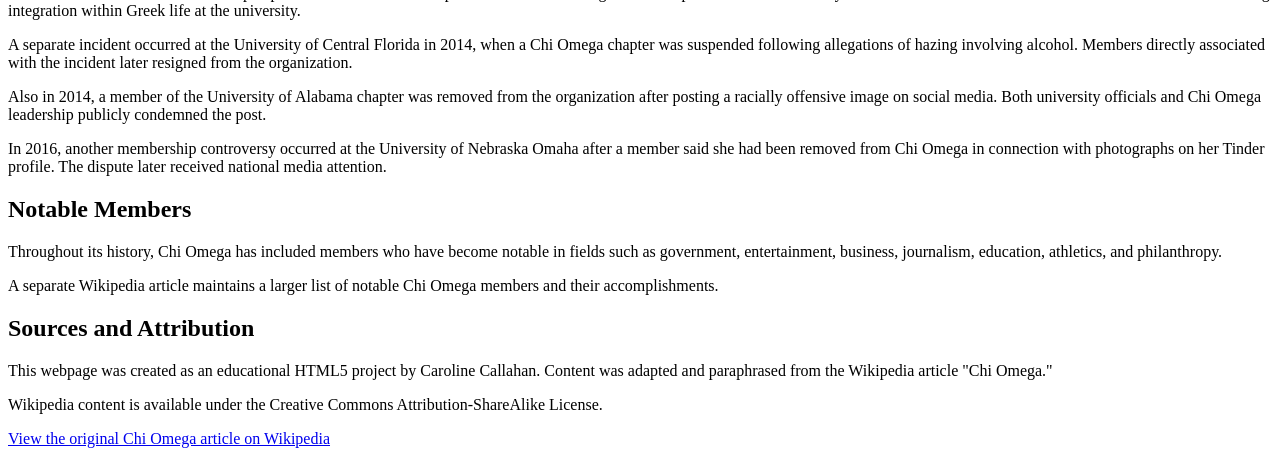
<file: Wikipedia/wikipedia.html>
<!DOCTYPE html>
<html lang="en">

<head>
    <meta charset="UTF-8">
    <meta name="viewport" content="width=device-width, initial-scale=1.0">

    <title>Chi Omega</title>

    <!-- <link rel="stylesheet" href="style.css"> -->
</head>

<body>

    <!-- Skip link for screen reader and keyboard users -->
    <a class="sr-only" href="#main-content">Skip to main content</a>

    <header>

        <h1>Chi Omega</h1>

        <p>
            Chi Omega (ΧΩ), commonly called Chi O, is an American women's
            collegiate fraternity. Founded in 1895 at the University of
            Arkansas, the organization has grown into one of the largest
            women's fraternal organizations in the United States.
        </p>

        <p>
            Chi Omega is a member of the National Panhellenic Conference and
            has collegiate and alumnae chapters throughout the country. The
            organization focuses on friendship, personal integrity, service,
            academic achievement, campus involvement, and personal and
            professional development.
        </p>

    </header>

    <nav aria-label="Article navigation">

        <h2 class="sr-only">Article Navigation</h2>

        <ul>
            <li><a href="#overview">Overview</a></li>
            <li><a href="#history">History</a></li>
            <li><a href="#symbols">Symbols and Traditions</a></li>
            <li><a href="#activities">Activities</a></li>
            <li><a href="#governance">Governance</a></li>
            <li><a href="#chapters">Chapters</a></li>
            <li><a href="#misconduct">Local Chapter and Member Misconduct</a></li>
            <li><a href="#members">Notable Members</a></li>
        </ul>

    </nav>

    <main id="main-content">

        <section id="overview">

            <h2>Overview</h2>

            <p>
                Chi Omega was established on April 5, 1895, at the University
                of Arkansas. The fraternity is affiliated with the National
                Panhellenic Conference and operates on a national scale in
                the United States.
            </p>

            <p>
                The organization's official colors are cardinal and straw.
                Its flower is the white carnation, its mascot is the owl, and
                its official jewels are the pearl and diamond. The skull and
                crossbones also serves as one of Chi Omega's official symbols.
                The fraternity's official publication is <cite>The Eleusis</cite>.
            </p>

            <p>
                Chi Omega's national philanthropy is the Make-A-Wish
                Foundation. Its national headquarters are located in Memphis,
                Tennessee.
            </p>

        </section>

        <section id="history">

            <h2>History</h2>

            <p>
                Chi Omega was founded on April 5, 1895, at the University of
                Arkansas. Its founders were Ina May Boles, Jean Vincenheller,
                Jobelle Holcombe, and Alice Simonds. They established the
                organization with the assistance of Dr. Charles Richardson,
                who was a member of Kappa Sigma fraternity.
            </p>

            <p>
                The original chapter at the University of Arkansas became
                known as the Psi chapter. The organization was founded around
                principles that include friendship, personal integrity,
                service to others, academic and intellectual achievement,
                participation in campus and community life, and personal and
                career development.
            </p>


            <figure>

                <img
                    src="images/Upsilon_Alpha_Chapter_House_at_Syracuse_University_(now_Phi_Sigma_Sigma).jpg"
                    alt="Historic Chi Omega chapter house">

                <figcaption>
                    A Chi Omega chapter house. Image adapted from the
                    Chi Omega Wikipedia article.
                </figcaption>

            </figure>


            <p>
                Chi Omega began expanding beyond the University of Arkansas
                in 1898. New chapters were established at Transylvania
                University in Lexington, Kentucky, and at Hellmuth Ladies'
                College in London, Ontario. Both of these early chapters were
                later transferred to other institutions.
            </p>

            <p>
                In 1903, Chi Omega joined the National Panhellenic Conference,
                an organization that represents many women's fraternities and
                sororities in the United States. Expansion continued rapidly.
                By the organization's tenth anniversary in 1905, Chi Omega had
                established seventeen chapters throughout the United States.
            </p>

            <p>
                Although Chi Omega is an organization for women, it formally
                refers to itself as a women's fraternity rather than a
                sorority. Over the course of its history, hundreds of
                thousands of women have been initiated into the organization.
            </p>

        </section>

        <section id="symbols">

            <h2>Symbols and Traditions</h2>


            <section>

                <h3>Crest and Badge</h3>

                <p>
                    Chi Omega adopted its official crest in 1902. The design
                    includes a white carnation at its center, positioned
                    between the Greek letters Chi (Χ) and Omega (Ω).
                    Additional imagery includes an owl and the skull and
                    crossbones. Greek letters also appear beneath the
                    carnation, and the overall design is surrounded by a
                    laurel wreath.
                </p>

                <p>
                    The official Chi Omega badge was standardized several
                    years later in 1906. Dr. Charles Richardson designed the
                    first version of the badge using pieces of hammered
                    dental gold.
                </p>

                <p>
                    The badge combines the Greek letters Chi and Omega into
                    a monogram. Pearls or diamonds decorate the design.
                    Traditionally, the badge is worn over the heart with
                    professional clothing. Chi Omega also has a separate
                    new-member pin featuring the Greek letters ΧΩ.
                </p>

            </section>


            <section>

                <h3>Colors, Flower, and Mascot</h3>

                <p>
                    Chi Omega's official colors are cardinal and straw.
                    The organization's official flower is the white
                    carnation, while the pearl and diamond are its official
                    jewels.
                </p>

                <p>
                    The owl serves as Chi Omega's official mascot and is one
                    of the symbols most commonly associated with the
                    organization. The skull and crossbones is another
                    recognized symbol of the fraternity and appears within
                    the official crest.
                </p>

            </section>


            <section>

                <h3>Publications and Traditions</h3>

                <p>
                    <cite>The Eleusis</cite> has served as Chi Omega's official
                    magazine since 1899. Its name is connected to Greek
                    mythology and the organization's patron Greek deity,
                    Demeter.
                </p>

                <p>
                    Chi Omega also historically published a private magazine
                    called <cite>Mystagogue</cite> during the early twentieth
                    century.
                </p>

                <p>
                    Another important part of Chi Omega tradition is the
                    Chi Omega Symphony. Ethel Switzer Howard, a member of the
                    Xi chapter at Northwestern University, composed the
                    Symphony in 1904. The document expresses values and ideals
                    associated with membership in the organization.
                </p>

            </section>

        </section>


        <section id="activities">

            <h2>Activities</h2>


            <section>

                <h3>Philanthropy</h3>

                <p>
                    During the late 1990s, Chi Omega began researching
                    opportunities to establish a partnership with a national
                    charitable organization. This process eventually led to
                    the selection of the Make-A-Wish Foundation.
                </p>

                <p>
                    Make-A-Wish became Chi Omega's official national
                    philanthropy in 2002. The organization grants wishes to
                    children facing critical illnesses, and Chi Omega
                    collegiate and alumnae members support its mission through
                    fundraising and volunteer service.
                </p>

                <p>
                    Since establishing the partnership, Chi Omega members have
                    contributed millions of dollars and extensive volunteer
                    hours to Make-A-Wish. Individual collegiate chapters also
                    organize philanthropy events within their communities to
                    support the organization.
                </p>

            </section>


            <section>

                <h3>Leadership Institute</h3>

                <p>
                    Chi Omega also provides leadership and personal
                    development opportunities through the Nancy Walton Laurie
                    Leadership Institute.
                </p>

                <p>
                    The institute provides training for both collegiate and
                    alumnae members. Programs address topics related to
                    leadership and personal development and may be offered at
                    different Chi Omega meetings and events.
                </p>

                <p>
                    The Chi Omega Foundation supports the Leadership
                    Institute and other educational programs associated with
                    the fraternity.
                </p>

            </section>

        </section>

        <section id="governance">

            <h2>Governance</h2>

            <p>
                Chi Omega is governed nationally by a council consisting of
                elected alumnae members. These volunteers oversee the
                organization's national operations and provide leadership
                for the fraternity.
            </p>

            <p>
                Members of the governing council are elected on a regular
                cycle. The national organization works with collegiate
                chapters, alumnae chapters, advisers, and other volunteers
                throughout the country.
            </p>

            <p>
                Chi Omega's national headquarters are located in Memphis,
                Tennessee. The headquarters supports the organization's
                chapters and manages national programs, membership services,
                leadership initiatives, and other administrative functions.
            </p>

        </section>

        <section id="chapters">

            <h2>Chapters</h2>

            <p>
                Since its founding at the University of Arkansas, Chi Omega
                has expanded to colleges and universities throughout the
                United States. The original chapter is known as the Psi
                chapter.
            </p>

            <p>
                Chi Omega currently maintains more than 180 active collegiate
                chapters as well as a large network of alumnae chapters.
                Collegiate chapters operate at individual colleges and
                universities while remaining connected to the national
                organization.
            </p>

            <p>
                Alumnae chapters provide opportunities for members to remain
                involved after graduating from college. These groups may
                participate in social events, community service,
                philanthropy, mentoring, and support for collegiate chapters.
            </p>

            <figure>

                <img
                    src="images/Chi_Omega_Fraternity_House,_1525_Washtenaw_Avenue,_Ann_Arbor,_Michigan_-_panoramio.jpg"
                    alt="Chi Omega chapter house on a university campus">

                <figcaption>
                    A Chi Omega chapter house on a university campus.
                </figcaption>

            </figure>

        </section>


        <section id="misconduct">

            <h2>Local Chapter and Member Misconduct</h2>

            <p>
                Like many large collegiate organizations, individual Chi
                Omega chapters and members have faced controversies during
                the fraternity's history.
            </p>

            <p>
                In 1971, the Delta Pennsylvania chapter at Dickinson College
                attempted to recruit an African American woman. After the
                national organization did not permit the chapter to extend
                membership, the local chapter separated from the national
                organization and became an independent sorority.
            </p>

            <p>
                In 2013, a Chi Omega chapter at Pennsylvania State University
                was closed following controversy surrounding a party that
                included offensive stereotypes of Mexican-American culture.
                National Chi Omega leadership stated that the event did not
                reflect the values and purposes of the organization.
            </p>

            <p>
                During 2013 and 2014, allegations of racial discrimination
                during sorority recruitment at the University of Alabama
                involved several Greek organizations, including Chi Omega.
                Students and members raised concerns that Black prospective
                members had been prevented from receiving membership offers.
                The controversy contributed to broader discussions and
                demonstrations concerning integration within Greek life at
                the university.
            </p>

            <p>
                A separate incident occurred at the University of Central
                Florida in 2014, when a Chi Omega chapter was suspended
                following allegations of hazing involving alcohol. Members
                directly associated with the incident later resigned from
                the organization.
            </p>

            <p>
                Also in 2014, a member of the University of Alabama chapter
                was removed from the organization after posting a racially
                offensive image on social media. Both university officials
                and Chi Omega leadership publicly condemned the post.
            </p>

            <p>
                In 2016, another membership controversy occurred at the
                University of Nebraska Omaha after a member said she had been
                removed from Chi Omega in connection with photographs on her
                Tinder profile. The dispute later received national media
                attention.
            </p>

        </section>

        <section id="members">

            <h2>Notable Members</h2>

            <p>
                Throughout its history, Chi Omega has included members who
                have become notable in fields such as government,
                entertainment, business, journalism, education, athletics,
                and philanthropy.
            </p>

            <p>
                A separate Wikipedia article maintains a larger list of
                notable Chi Omega members and their accomplishments.
            </p>

        </section>


    </main>

    <footer>

        <h2 class="sr-only">Sources and Attribution</h2>

        <p>
            This webpage was created as an educational HTML5 project by Caroline Callahan.
            Content was adapted and paraphrased from the Wikipedia article
            "Chi Omega."
        </p>

        <p>
            Wikipedia content is available under the Creative Commons
            Attribution-ShareAlike License.
        </p>

        <p>
            <a href="https://en.wikipedia.org/wiki/Chi_Omega">
                View the original Chi Omega article on Wikipedia
            </a>
        </p>

    </footer>


</body>

</html>
</file>
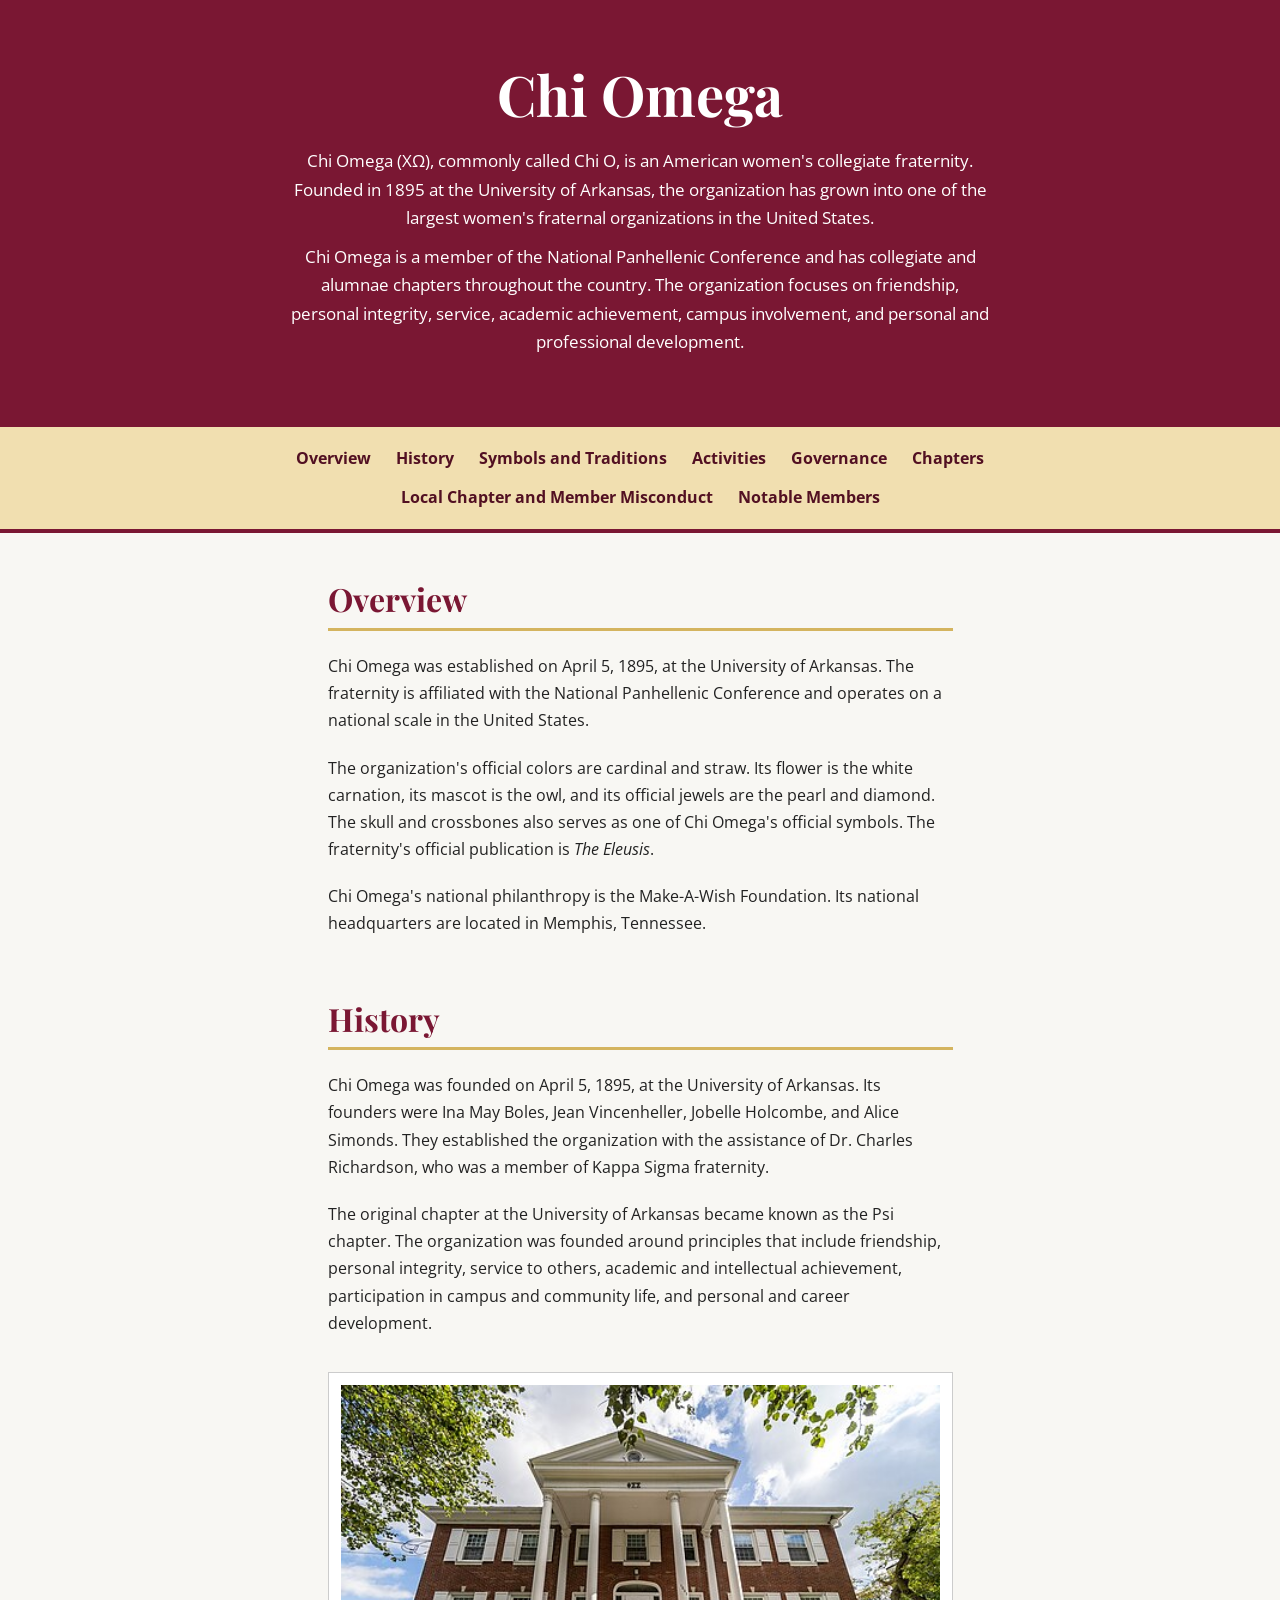
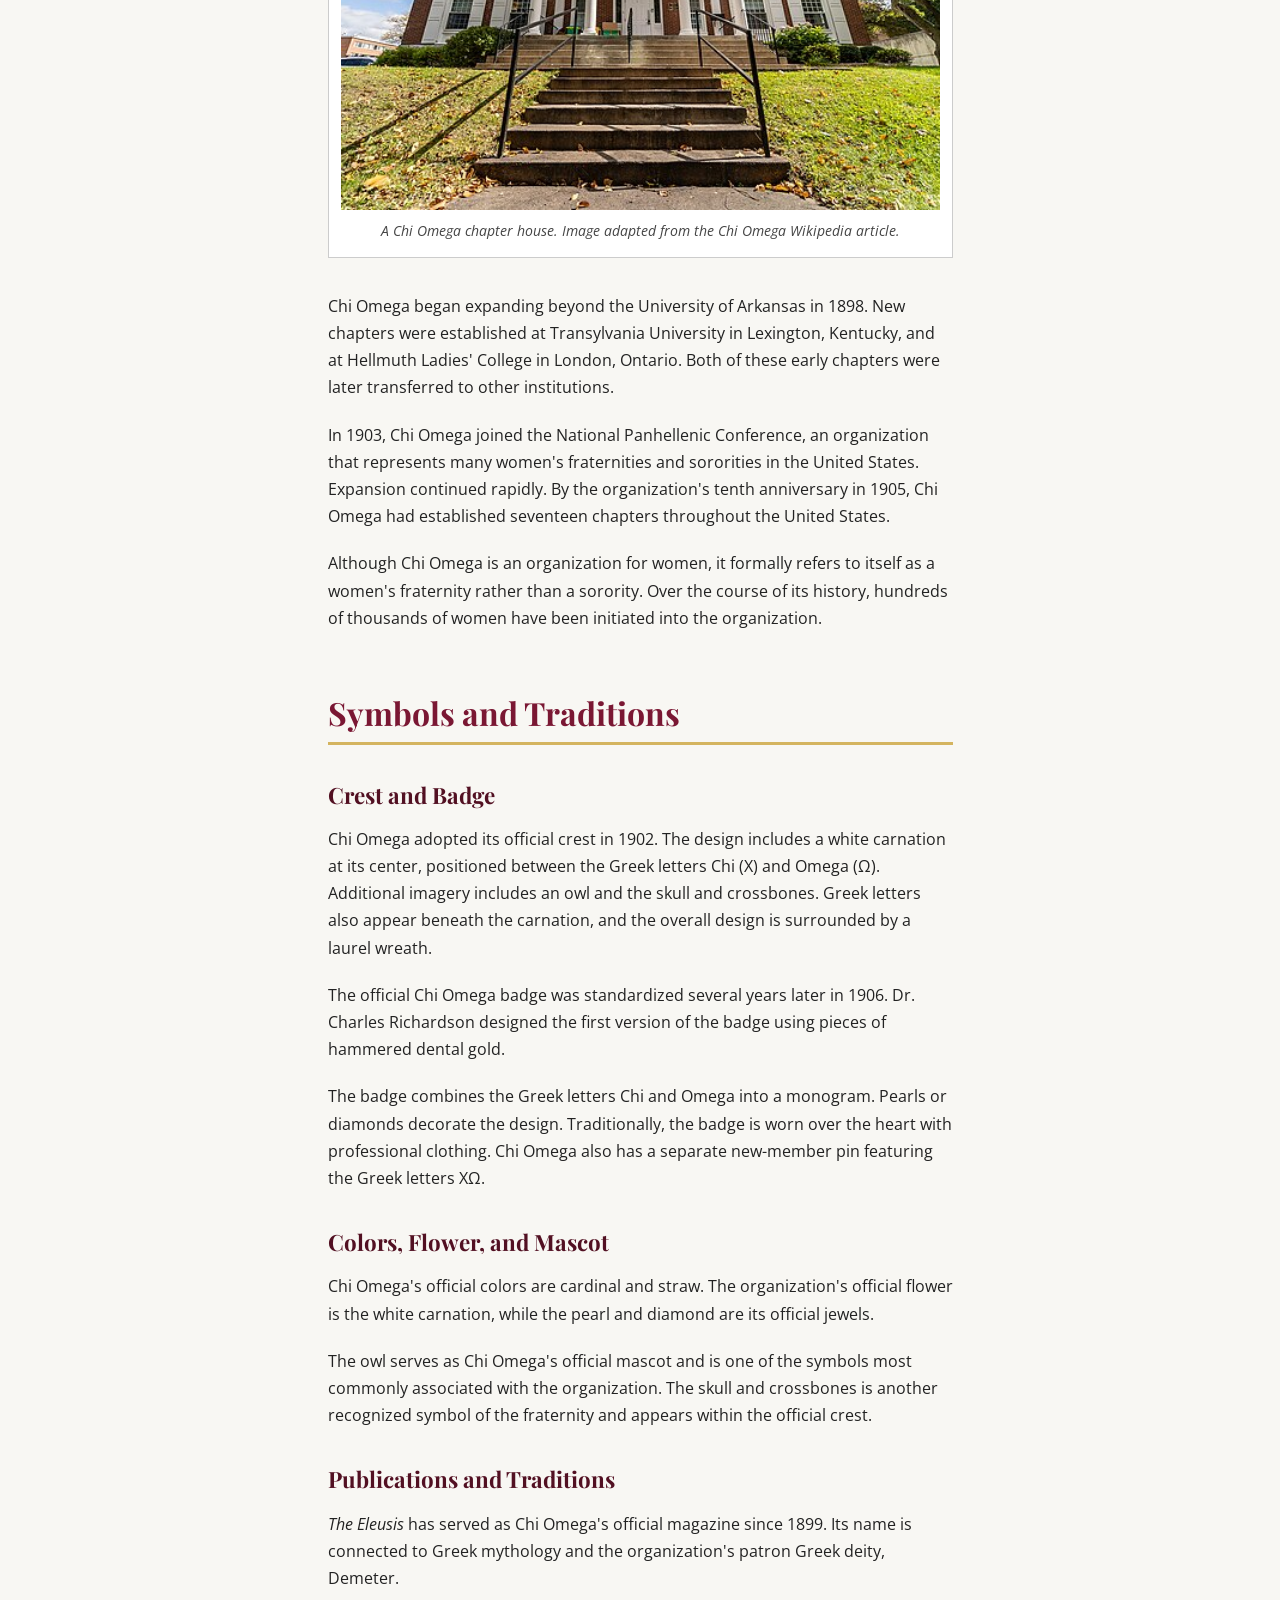
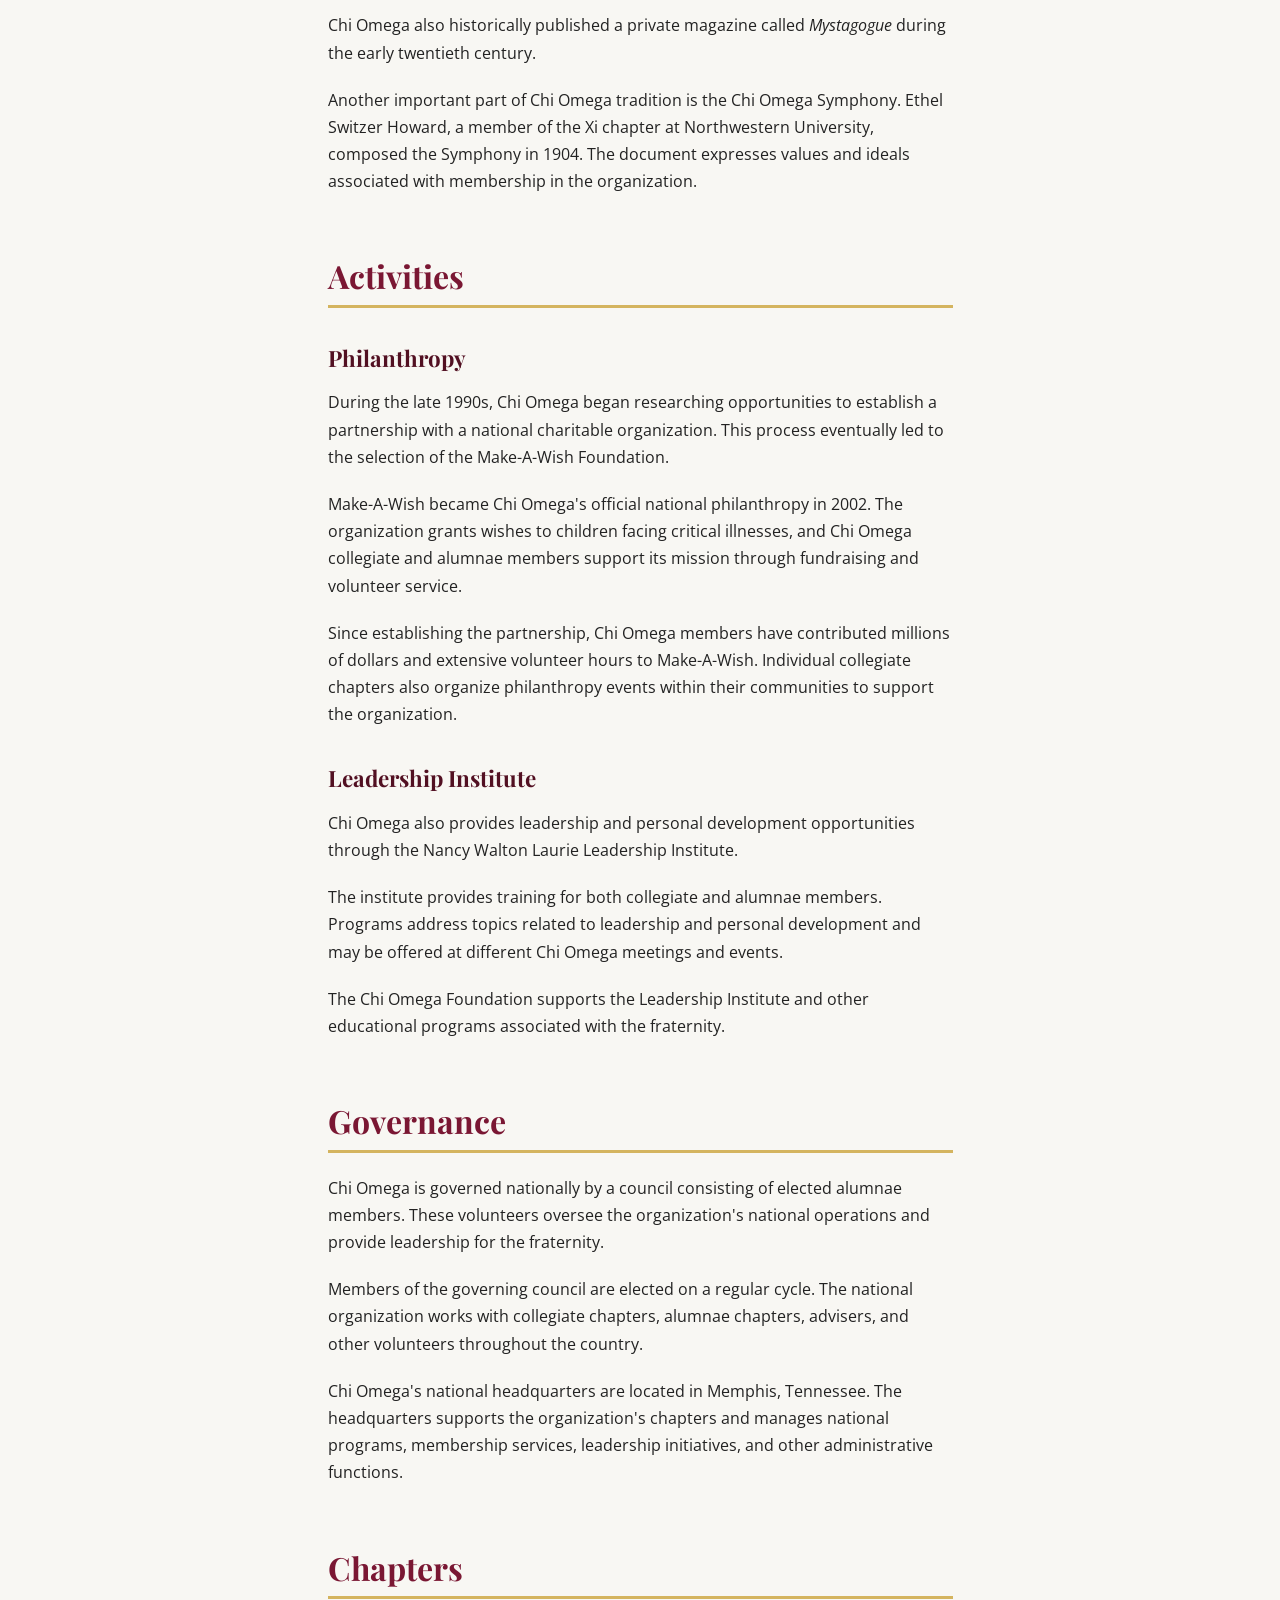
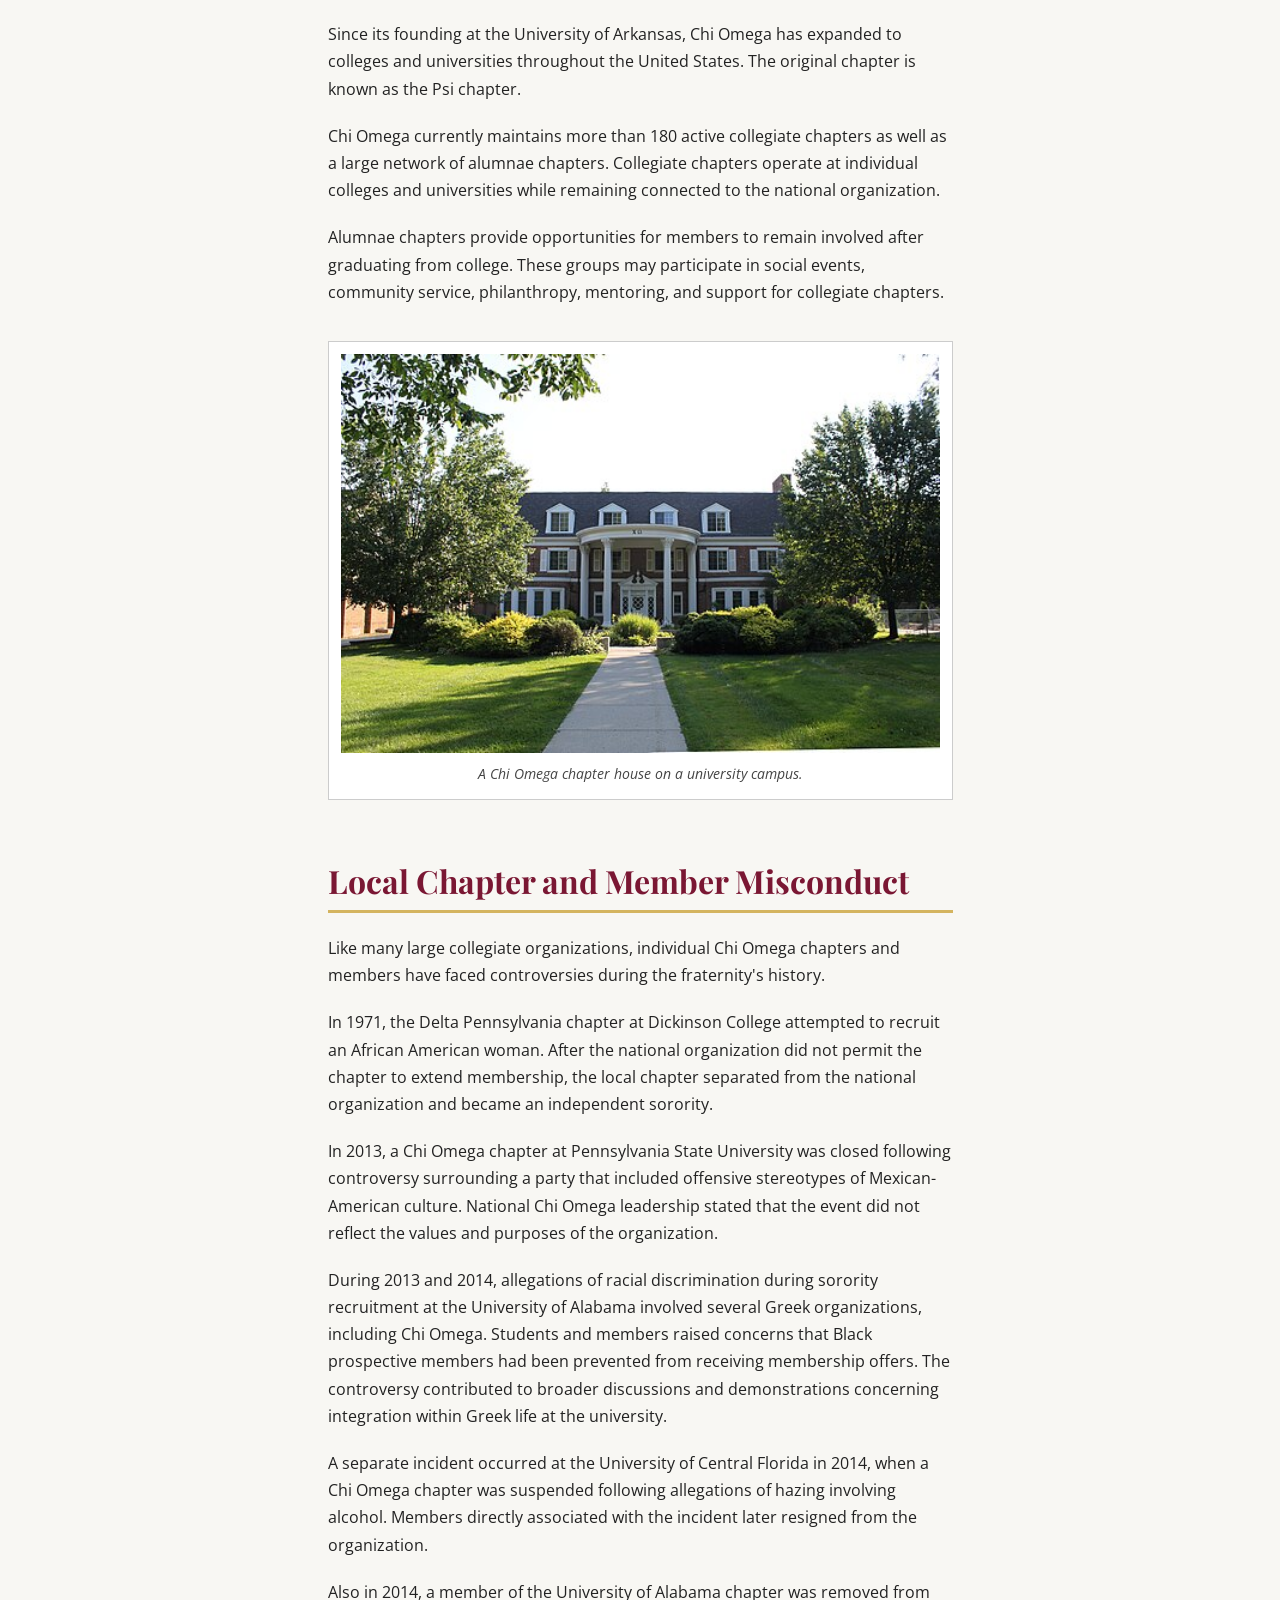
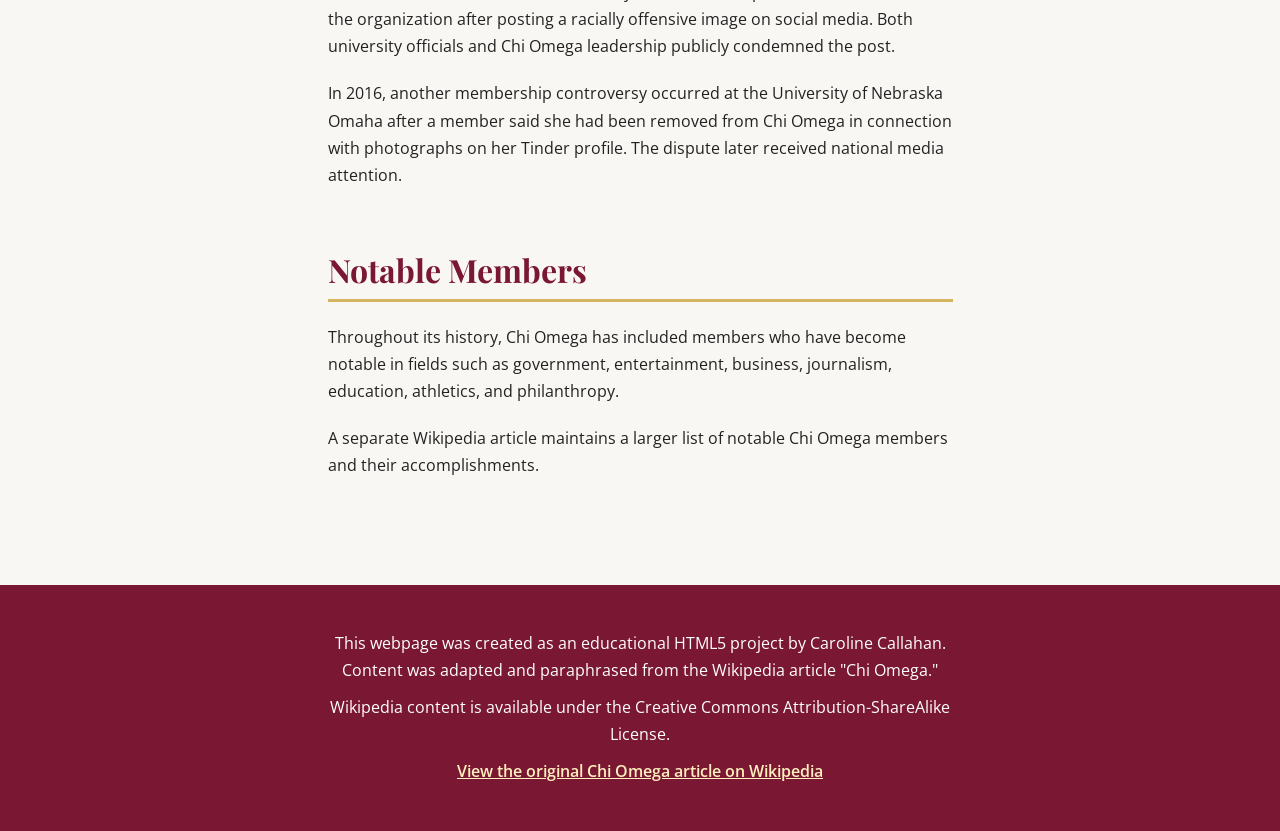
<file: Wikipedia/wikipedia2.html>
<!DOCTYPE html>
<html lang="en">

<head>
    <meta charset="UTF-8">
    <meta name="viewport" content="width=device-width, initial-scale=1.0">

    <title>Chi Omega</title>

    <link rel="stylesheet" href="style.css">
</head>

<body>

    <!-- Skip link for screen reader and keyboard users -->
    <a class="sr-only" href="#main-content">Skip to main content</a>

    <header>

        <h1>Chi Omega</h1>

        <p>
            Chi Omega (ΧΩ), commonly called Chi O, is an American women's
            collegiate fraternity. Founded in 1895 at the University of
            Arkansas, the organization has grown into one of the largest
            women's fraternal organizations in the United States.
        </p>

        <p>
            Chi Omega is a member of the National Panhellenic Conference and
            has collegiate and alumnae chapters throughout the country. The
            organization focuses on friendship, personal integrity, service,
            academic achievement, campus involvement, and personal and
            professional development.
        </p>

    </header>

    <nav aria-label="Article navigation">

        <h2 class="sr-only">Article Navigation</h2>

        <ul>
            <li><a href="#overview">Overview</a></li>
            <li><a href="#history">History</a></li>
            <li><a href="#symbols">Symbols and Traditions</a></li>
            <li><a href="#activities">Activities</a></li>
            <li><a href="#governance">Governance</a></li>
            <li><a href="#chapters">Chapters</a></li>
            <li><a href="#misconduct">Local Chapter and Member Misconduct</a></li>
            <li><a href="#members">Notable Members</a></li>
        </ul>

    </nav>

    <main id="main-content">

        <section id="overview">

            <h2>Overview</h2>

            <p>
                Chi Omega was established on April 5, 1895, at the University
                of Arkansas. The fraternity is affiliated with the National
                Panhellenic Conference and operates on a national scale in
                the United States.
            </p>

            <p>
                The organization's official colors are cardinal and straw.
                Its flower is the white carnation, its mascot is the owl, and
                its official jewels are the pearl and diamond. The skull and
                crossbones also serves as one of Chi Omega's official symbols.
                The fraternity's official publication is <cite>The Eleusis</cite>.
            </p>

            <p>
                Chi Omega's national philanthropy is the Make-A-Wish
                Foundation. Its national headquarters are located in Memphis,
                Tennessee.
            </p>

        </section>

        <section id="history">

            <h2>History</h2>

            <p>
                Chi Omega was founded on April 5, 1895, at the University of
                Arkansas. Its founders were Ina May Boles, Jean Vincenheller,
                Jobelle Holcombe, and Alice Simonds. They established the
                organization with the assistance of Dr. Charles Richardson,
                who was a member of Kappa Sigma fraternity.
            </p>

            <p>
                The original chapter at the University of Arkansas became
                known as the Psi chapter. The organization was founded around
                principles that include friendship, personal integrity,
                service to others, academic and intellectual achievement,
                participation in campus and community life, and personal and
                career development.
            </p>


            <figure>

                <img
                    src="images/Upsilon_Alpha_Chapter_House_at_Syracuse_University_(now_Phi_Sigma_Sigma).jpg"
                    alt="Historic Chi Omega chapter house">

                <figcaption>
                    A Chi Omega chapter house. Image adapted from the
                    Chi Omega Wikipedia article.
                </figcaption>

            </figure>


            <p>
                Chi Omega began expanding beyond the University of Arkansas
                in 1898. New chapters were established at Transylvania
                University in Lexington, Kentucky, and at Hellmuth Ladies'
                College in London, Ontario. Both of these early chapters were
                later transferred to other institutions.
            </p>

            <p>
                In 1903, Chi Omega joined the National Panhellenic Conference,
                an organization that represents many women's fraternities and
                sororities in the United States. Expansion continued rapidly.
                By the organization's tenth anniversary in 1905, Chi Omega had
                established seventeen chapters throughout the United States.
            </p>

            <p>
                Although Chi Omega is an organization for women, it formally
                refers to itself as a women's fraternity rather than a
                sorority. Over the course of its history, hundreds of
                thousands of women have been initiated into the organization.
            </p>

        </section>

        <section id="symbols">

            <h2>Symbols and Traditions</h2>


            <section>

                <h3>Crest and Badge</h3>

                <p>
                    Chi Omega adopted its official crest in 1902. The design
                    includes a white carnation at its center, positioned
                    between the Greek letters Chi (Χ) and Omega (Ω).
                    Additional imagery includes an owl and the skull and
                    crossbones. Greek letters also appear beneath the
                    carnation, and the overall design is surrounded by a
                    laurel wreath.
                </p>

                <p>
                    The official Chi Omega badge was standardized several
                    years later in 1906. Dr. Charles Richardson designed the
                    first version of the badge using pieces of hammered
                    dental gold.
                </p>

                <p>
                    The badge combines the Greek letters Chi and Omega into
                    a monogram. Pearls or diamonds decorate the design.
                    Traditionally, the badge is worn over the heart with
                    professional clothing. Chi Omega also has a separate
                    new-member pin featuring the Greek letters ΧΩ.
                </p>

            </section>


            <section>

                <h3>Colors, Flower, and Mascot</h3>

                <p>
                    Chi Omega's official colors are cardinal and straw.
                    The organization's official flower is the white
                    carnation, while the pearl and diamond are its official
                    jewels.
                </p>

                <p>
                    The owl serves as Chi Omega's official mascot and is one
                    of the symbols most commonly associated with the
                    organization. The skull and crossbones is another
                    recognized symbol of the fraternity and appears within
                    the official crest.
                </p>

            </section>


            <section>

                <h3>Publications and Traditions</h3>

                <p>
                    <cite>The Eleusis</cite> has served as Chi Omega's official
                    magazine since 1899. Its name is connected to Greek
                    mythology and the organization's patron Greek deity,
                    Demeter.
                </p>

                <p>
                    Chi Omega also historically published a private magazine
                    called <cite>Mystagogue</cite> during the early twentieth
                    century.
                </p>

                <p>
                    Another important part of Chi Omega tradition is the
                    Chi Omega Symphony. Ethel Switzer Howard, a member of the
                    Xi chapter at Northwestern University, composed the
                    Symphony in 1904. The document expresses values and ideals
                    associated with membership in the organization.
                </p>

            </section>

        </section>


        <section id="activities">

            <h2>Activities</h2>


            <section>

                <h3>Philanthropy</h3>

                <p>
                    During the late 1990s, Chi Omega began researching
                    opportunities to establish a partnership with a national
                    charitable organization. This process eventually led to
                    the selection of the Make-A-Wish Foundation.
                </p>

                <p>
                    Make-A-Wish became Chi Omega's official national
                    philanthropy in 2002. The organization grants wishes to
                    children facing critical illnesses, and Chi Omega
                    collegiate and alumnae members support its mission through
                    fundraising and volunteer service.
                </p>

                <p>
                    Since establishing the partnership, Chi Omega members have
                    contributed millions of dollars and extensive volunteer
                    hours to Make-A-Wish. Individual collegiate chapters also
                    organize philanthropy events within their communities to
                    support the organization.
                </p>

            </section>


            <section>

                <h3>Leadership Institute</h3>

                <p>
                    Chi Omega also provides leadership and personal
                    development opportunities through the Nancy Walton Laurie
                    Leadership Institute.
                </p>

                <p>
                    The institute provides training for both collegiate and
                    alumnae members. Programs address topics related to
                    leadership and personal development and may be offered at
                    different Chi Omega meetings and events.
                </p>

                <p>
                    The Chi Omega Foundation supports the Leadership
                    Institute and other educational programs associated with
                    the fraternity.
                </p>

            </section>

        </section>

        <section id="governance">

            <h2>Governance</h2>

            <p>
                Chi Omega is governed nationally by a council consisting of
                elected alumnae members. These volunteers oversee the
                organization's national operations and provide leadership
                for the fraternity.
            </p>

            <p>
                Members of the governing council are elected on a regular
                cycle. The national organization works with collegiate
                chapters, alumnae chapters, advisers, and other volunteers
                throughout the country.
            </p>

            <p>
                Chi Omega's national headquarters are located in Memphis,
                Tennessee. The headquarters supports the organization's
                chapters and manages national programs, membership services,
                leadership initiatives, and other administrative functions.
            </p>

        </section>

        <section id="chapters">

            <h2>Chapters</h2>

            <p>
                Since its founding at the University of Arkansas, Chi Omega
                has expanded to colleges and universities throughout the
                United States. The original chapter is known as the Psi
                chapter.
            </p>

            <p>
                Chi Omega currently maintains more than 180 active collegiate
                chapters as well as a large network of alumnae chapters.
                Collegiate chapters operate at individual colleges and
                universities while remaining connected to the national
                organization.
            </p>

            <p>
                Alumnae chapters provide opportunities for members to remain
                involved after graduating from college. These groups may
                participate in social events, community service,
                philanthropy, mentoring, and support for collegiate chapters.
            </p>

            <figure>

                <img
                    src="images/Chi_Omega_Fraternity_House,_1525_Washtenaw_Avenue,_Ann_Arbor,_Michigan_-_panoramio.jpg"
                    alt="Chi Omega chapter house on a university campus">

                <figcaption>
                    A Chi Omega chapter house on a university campus.
                </figcaption>

            </figure>

        </section>


        <section id="misconduct">

            <h2>Local Chapter and Member Misconduct</h2>

            <p>
                Like many large collegiate organizations, individual Chi
                Omega chapters and members have faced controversies during
                the fraternity's history.
            </p>

            <p>
                In 1971, the Delta Pennsylvania chapter at Dickinson College
                attempted to recruit an African American woman. After the
                national organization did not permit the chapter to extend
                membership, the local chapter separated from the national
                organization and became an independent sorority.
            </p>

            <p>
                In 2013, a Chi Omega chapter at Pennsylvania State University
                was closed following controversy surrounding a party that
                included offensive stereotypes of Mexican-American culture.
                National Chi Omega leadership stated that the event did not
                reflect the values and purposes of the organization.
            </p>

            <p>
                During 2013 and 2014, allegations of racial discrimination
                during sorority recruitment at the University of Alabama
                involved several Greek organizations, including Chi Omega.
                Students and members raised concerns that Black prospective
                members had been prevented from receiving membership offers.
                The controversy contributed to broader discussions and
                demonstrations concerning integration within Greek life at
                the university.
            </p>

            <p>
                A separate incident occurred at the University of Central
                Florida in 2014, when a Chi Omega chapter was suspended
                following allegations of hazing involving alcohol. Members
                directly associated with the incident later resigned from
                the organization.
            </p>

            <p>
                Also in 2014, a member of the University of Alabama chapter
                was removed from the organization after posting a racially
                offensive image on social media. Both university officials
                and Chi Omega leadership publicly condemned the post.
            </p>

            <p>
                In 2016, another membership controversy occurred at the
                University of Nebraska Omaha after a member said she had been
                removed from Chi Omega in connection with photographs on her
                Tinder profile. The dispute later received national media
                attention.
            </p>

        </section>

        <section id="members">

            <h2>Notable Members</h2>

            <p>
                Throughout its history, Chi Omega has included members who
                have become notable in fields such as government,
                entertainment, business, journalism, education, athletics,
                and philanthropy.
            </p>

            <p>
                A separate Wikipedia article maintains a larger list of
                notable Chi Omega members and their accomplishments.
            </p>

        </section>


    </main>

    <footer>

        <h2 class="sr-only">Sources and Attribution</h2>

        <p>
            This webpage was created as an educational HTML5 project by Caroline Callahan.
            Content was adapted and paraphrased from the Wikipedia article
            "Chi Omega."
        </p>

        <p>
            Wikipedia content is available under the Creative Commons
            Attribution-ShareAlike License.
        </p>

        <p>
            <a href="https://en.wikipedia.org/wiki/Chi_Omega">
                View the original Chi Omega article on Wikipedia
            </a>
        </p>

    </footer>


</body>

</html>
</file>
<file: Assignment 5/styles.css>
/* colors and fonts */
:root {
    --ink: #243a30;
    --muted: #53665b;
    --cream: #fbf8f1;
    --pale: #e8efe5;
    --green: #265a44;
    --line: #cad5ca;
    --white: #fff;
}

/* general styles */
* {
    box-sizing: border-box;
}

html {
    scroll-behavior: smooth;
}

body {
    margin: 0;
    font-family: 'DM Sans', sans-serif;
    font-size: 1rem;
    line-height: 1.7;
    background: var(--cream);
    color: var(--ink);
}

.container {
    width: min(1100px, calc(100% - 2.5rem));
    margin-inline: auto;
}

a {
    color: #20563f;
    text-underline-offset: 3px;
}

a:hover {
    text-decoration-thickness: 2px;
}

:focus-visible {
    outline: 3px solid #ad4c1c;
    outline-offset: 4px;
}

/* headings and text */
h1, h2, h3, p, figure {
    margin-top: 0;
}

h1, h2, h3 {
    line-height: 1.18;
}

h1, h2 {
    font-family: 'Playfair Display', Georgia, serif;
}

h1 {
    font-size: clamp(2.8rem, 6vw, 5.3rem);
    letter-spacing: -.045em;
}

h2 {
    font-size: clamp(2rem, 4vw, 3rem);
    letter-spacing: -.025em;
}

h3 {
    font-size: 1.25rem;
}

p {
    max-width: 70ch;
}

/* skip navigation */
.skip-link {
    position: fixed;
    top: 0;
    left: 1rem;
    transform: translateY(-150%);
    background: #fff;
    color: #153d2b;
    padding: .75rem 1rem;
    border: 2px solid currentColor;
    border-radius: 0 0 8px 8px;
    z-index: 100;
    font-weight: 700;
}

.skip-link:focus {
    transform: translateY(0);
}

/* header and navigation */
.site-header {
    background: var(--cream);
    border-bottom: 1px solid var(--line);
}

.header-inner {
    min-height: 90px;
    display: flex;
    align-items: center;
    justify-content: space-between;
    gap: 1rem;
}

.brand {
    font-size: 1.35rem;
    font-weight: 700;
    text-decoration: none;
    color: var(--ink);
    white-space: nowrap;
}

.brand span {
    color: #b45326;
}

.nav-list {
    list-style: none;
    display: flex;
    flex-wrap: wrap;
    gap: .6rem 1.6rem;
    margin: 0;
    padding: 0;
}

.nav-list a {
    text-decoration: none;
    font-size: .92rem;
    font-weight: 700;
}

.nav-list a:hover {
    text-decoration: underline;
}

/* hero section */
.hero-wrap {
    background: var(--pale);
}

.hero {
    display: grid;
    grid-template-columns: 1.15fr .85fr;
    align-items: center;
    gap: 3rem;
    padding-block: 6rem;
}

.hero h1 em {
    color: var(--green);
}

.hero-intro {
    font-size: 1.13rem;
    max-width: 55ch;
}

.eyebrow {
    font-size: .82rem;
    font-weight: 700;
    text-transform: uppercase;
    letter-spacing: .14em;
    color: #315c44;
    margin-bottom: 1rem;
}

/* buttons and icons */
.button-link, button {
    display: inline-flex;
    align-items: center;
    gap: .5rem;
    background: var(--green);
    color: white;
    padding: .85rem 1.25rem;
    border: 2px solid var(--green);
    border-radius: 7px;
    text-decoration: none;
    font: 700 1rem 'DM Sans', sans-serif;
    cursor: pointer;
}

.button-link:hover, button:hover {
    background: #173e2d;
}

.material-symbols-outlined {
    font-size: 22px;
    vertical-align: middle;
}

/* coffee cup illustration */
.hero-figure {
    margin: 0;
    text-align: center;
}

.hero-figure figcaption {
    font-size: .86rem;
    color: var(--muted);
    margin-top: 1.25rem;
}

.cup-art {
    position: relative;
    height: 300px;
    max-width: 380px;
    margin: auto;
    background: #d3e1d2;
    border-radius: 50% 50% 42% 42%;
    overflow: hidden;
}

.cup {
    position: absolute;
    width: 170px;
    height: 125px;
    left: calc(50% - 85px);
    top: 115px;
    background: #fffaf0;
    border-radius: 7px 7px 65px 65px;
    box-shadow: inset -18px -8px 0 #e8e3d7;
}

.cup::before {
    content: '';
    position: absolute;
    border: 18px solid #fffaf0;
    border-left: 0;
    width: 58px;
    height: 65px;
    border-radius: 0 50% 50% 0;
    right: -48px;
    top: 12px;
}

.cup::after {
    content: '';
    position: absolute;
    height: 15px;
    left: 7px;
    right: 7px;
    top: 4px;
    background: #7c4c31;
    border-radius: 50%;
}

.saucer {
    position: absolute;
    width: 230px;
    height: 20px;
    background: #f7f1e5;
    border-radius: 50%;
    left: calc(50% - 115px);
    top: 234px;
}

.steam {
    position: absolute;
    width: 18px;
    height: 50px;
    border-left: 4px solid #fff;
    border-radius: 50%;
    top: 54px;
}

.steam-one {
    left: 45%;
}

.steam-two {
    left: 55%;
    top: 48px;
}

/* main content sections */
.content-layout {
    display: grid;
    grid-template-columns: minmax(0, 2fr) minmax(240px, 1fr);
    gap: 5rem;
    padding-block: 6rem;
}

.section-heading {
    margin-bottom: 2rem;
}

.section-heading > p:last-child {
    color: var(--muted);
}

.info-section {
    border-top: 1px solid var(--line);
    padding-top: 1.4rem;
    margin-top: 1.5rem;
}

/* sidebar tip card */
.tip-card {
    background: #e8efe5;
    border-radius: 12px;
    padding: 2rem;
    align-self: start;
}

.tip-card h2 {
    font-size: 1.55rem;
    margin-top: 1rem;
}

.tip-card p {
    margin-bottom: 0;
}

/* accessible comparison table */
.comparison-section {
    background: #fff;
    padding-block: 5.5rem;
}

.table-scroll {
    overflow-x: auto;
}

table {
    width: 100%;
    border-collapse: collapse;
    text-align: left;
    min-width: 620px;
}

caption {
    text-align: left;
    font-weight: 700;
    margin-bottom: 1rem;
}

th, td {
    padding: 1rem;
    border-bottom: 1px solid #d5ddd4;
}

thead {
    background: #265a44;
    color: #fff;
}

tbody tr:nth-child(even) {
    background: #f1f5ee;
}

tbody th {
    font-weight: 700;
}

.table-note {
    color: var(--muted);
    font-size: .9rem;
    margin-top: 1rem;
}

/* accessible form */
.form-section {
    padding-block: 6rem;
}

form {
    max-width: 730px;
    background: #fff;
    border: 1px solid var(--line);
    border-radius: 14px;
    padding: clamp(1.25rem, 4vw, 3rem);
}

.form-field, fieldset {
    margin-bottom: 1.65rem;
}

.form-field > label, legend {
    display: block;
    font-weight: 700;
    margin-bottom: .45rem;
}

fieldset {
    border: 1px solid var(--line);
    border-radius: 8px;
    padding: 1rem 1.25rem;
}

legend {
    padding: 0 .3rem;
}

input:not([type='radio']):not([type='checkbox']),
select,
textarea {
    display: block;
    width: 100%;
    padding: .8rem;
    border: 1.5px solid #64796c;
    border-radius: 6px;
    background: #fff;
    color: var(--ink);
    font: inherit;
}

.choice {
    display: flex;
    align-items: flex-start;
    gap: .65rem;
    margin: .55rem 0;
}

.choice input {
    width: 1.15rem;
    height: 1.15rem;
    margin-top: .35rem;
    accent-color: var(--green);
    flex-shrink: 0;
}

.choice label {
    cursor: pointer;
}

.required-note,
.optional-note,
.field-hint {
    color: var(--muted);
    font-size: .88rem;
    font-weight: 400;
}

.field-hint {
    margin: .4rem 0 0;
}

.consent {
    margin-bottom: 1.5rem;
}

/* form result message */
.form-result {
    margin-top: 1.25rem;
    padding: 1rem;
    border-left: 5px solid var(--green);
    background: var(--pale);
}

/* footer */
.site-footer {
    background: #203e30;
    color: white;
    padding-block: 2.5rem;
}

.site-footer a {
    color: white;
}

.site-footer p {
    margin-bottom: .5rem;
}

/* mobile and smaller screens */
@media (max-width: 760px) {
    .header-inner {
        align-items: flex-start;
        flex-direction: column;
        padding-block: 1.2rem;
    }

    .hero,
    .content-layout {
        grid-template-columns: 1fr;
        gap: 2.5rem;
    }

    .hero {
        padding-block: 3.5rem;
    }

    .content-layout,
    .form-section {
        padding-block: 3.5rem;
    }

    .comparison-section {
        padding-block: 3.5rem;
    }

    .cup-art {
        height: 260px;
    }
}

/* reduced motion accessibility */
@media (prefers-reduced-motion: reduce) {
    html {
        scroll-behavior: auto;
    }
}
</file>
<file: Assignment_6/style.css>
:root {
  --dark: #243a30;
  --green: #265a44;
  --cream: #fbf8f1;
  --sage: #e8efe5;
  --border: #aebfaf;
  --focus: #a84d27;
}

* { 
    box-sizing: border-box; 
}
html { 
    scroll-behavior: smooth; 
}
body {
  margin: 0;
  background: var(--cream);
  color: var(--dark);
  font-family: 'DM Sans', Arial, sans-serif;
  font-size: 16px;
  line-height: 1.7;
}

h1, h2 {
  font-family: 'Playfair Display', Georgia, serif;
  line-height: 1.3;
}
h2 { 
    font-size: 1.6rem; 
}
h3 { 
    font-size: 1.15rem; }

a { 
    color: #20563f; 
}
a:hover { 
    text-decoration-thickness: 2px; 
}
:focus-visible { 
    outline: 3px solid var(--focus); outline-offset: 3px; 
}

.skip-link {
  position: absolute;
  top: -100px;
  left: 20px;
  z-index: 10;
  padding: 12px;
  background: white;
  color: var(--dark);
  border: 2px solid var(--green);
}
.skip-link:focus { 
    top: 0; 
}

.page {
    display: grid;
    grid-template-columns: 1fr 2fr 1fr;
    grid-template-areas:
        "header header header"
        "nav nav nav"
        "left main right"
        "footer footer footer";
    width: 100%;
    margin: 0;
    border: none;
}

/* Aside */
.three-column-layout { 
    display: contents; 
}
.site-header { 
    grid-area: header; 
}
.site-nav { 
    grid-area: nav; 
}
.left-sidebar { 
    grid-area: left; 
}
main { 
    grid-area: main; 
}
.right-sidebar { 
    grid-area: right; 
}
.site-footer { 
    grid-area: footer; 
}

.site-header {
  padding: 28px 20px;
  background: var(--cream);
  text-align: center;
  border-bottom: 2px solid var(--dark);
}
.site-header h1 { 
    margin: 0; 
    font-size: 2.3rem; 
}
.site-header h1 span { 
    color: var(--focus); 
}
.site-header p { 
    margin: 5px 0 0; 
}

/* Navigation */
.site-nav {
  background: var(--sage);
  border-bottom: 2px solid var(--dark);
}
.site-nav ul {
  display: flex;
  flex-direction: row;
  justify-content: space-around;
  list-style: none;
  padding: 0;
  margin: 0;
}
.site-nav li { 
    flex: 1; 
    text-align: center; 
}
.site-nav a {
  display: flex;
  justify-content: center;
  align-items: center;
  min-height: 52px;
  padding: 12px;
  font-weight: 700;
}
.site-nav a:hover, .site-nav a:focus-visible { 
    background: #d5e5d3; 
}

.left-sidebar, main, .right-sidebar {
  min-width: 0;
  padding: 25px;
}
.left-sidebar {
  background: var(--sage);
  border-right: 2px solid var(--dark);
}
main { 
    background: var(--cream); 
}
.right-sidebar {
  background: var(--sage);
  border-left: 2px solid var(--dark);
}
.left-sidebar h2, .right-sidebar h2 { 
    margin-top: 0; 
}
.material-symbols-outlined {
  font-size: 22px;
  vertical-align: middle;
  color: var(--green);
}

/* Article content */
main section, main article { 
    margin-bottom: 35px; 
}
.section-heading { 
    margin-bottom: 20px; 
}
.eyebrow {
  font-size: 0.8rem;
  font-weight: 700;
  text-transform: uppercase;
  letter-spacing: 1px;
}
.info-section {
  border-top: 1px solid var(--border);
  padding-top: 12px;
  margin-top: 20px;
}

/* Coffee Cup Illustration */
.hero-figure { 
    margin: 20px 0; 
    text-align: center; 
}
.hero-figure figcaption { 
    font-size: 0.85rem; 
    margin-top: 8px; }
.cup-art {
  position: relative;
  height: 200px;
  max-width: 300px;
  margin: auto;
  background: #d3e1d2;
  border-radius: 50%;
}
.cup {
  position: absolute;
  width: 110px;
  height: 85px;
  top: 80px;
  left: calc(50% - 55px);
  background: #fffaf0;
  border-radius: 5px 5px 40px 40px;
}
.cup::before {
  content: '';
  position: absolute;
  right: -30px;
  top: 10px;
  width: 30px;
  height: 40px;
  border: 11px solid #fffaf0;
  border-left: 0;
  border-radius: 0 50% 50% 0;
}
.cup::after {
  content: '';
  position: absolute;
  top: 5px;
  left: 5px;
  right: 5px;
  height: 10px;
  background: #7c4c31;
  border-radius: 50%;
}
.saucer {
  position: absolute;
  width: 150px;
  height: 12px;
  top: 160px;
  left: calc(50% - 75px);
  background: white;
  border-radius: 50%;
}
.steam {
  position: absolute;
  top: 30px;
  height: 35px;
  border-left: 3px solid white;
  border-radius: 50%;
}
.steam-one { 
    left: 45%; 
}
.steam-two { 
    left: 55%; 
}

/* Comparison table */
.table-scroll { 
    overflow-x: auto; 
}
table {
  width: 100%;
  min-width: 500px;
  border-collapse: collapse;
  text-align: left;
  background: white;
}
caption { 
    text-align: left; 
    font-weight: 700; 
    margin-bottom: 10px; 
}
th, td { 
    padding: 10px; 
    border: 1px solid var(--border); 
}
thead { 
    background: var(--green); 
    color: white; 
}
tbody tr:nth-child(even) { 
    background: var(--sage); 
}
.table-note { 
    font-size: 0.9rem; 
}

.site-footer {
  padding: 20px;
  background: var(--dark);
  color: white;
  text-align: center;
  border-top: 2px solid var(--dark);
}
.site-footer p { 
    margin: 5px 0; 
}
.site-footer a { 
    color: white; 
}

/* Tablet */
@media (max-width: 900px) {
  .page {
    grid-template-columns: minmax(0, 2fr) minmax(0, 1fr);
    grid-template-areas:
      'header header'
      'nav nav'
      'main left'
      'main right'
      'footer footer';
  }
  .left-sidebar { border-right: 0; border-left: 2px solid var(--dark); }
  .right-sidebar { border-top: 2px solid var(--dark); }
}

/* Mobile */
@media (max-width: 650px) {
  .page {
    width: 100%;
    grid-template-columns: minmax(0, 1fr);
    grid-template-areas:
      'header'
      'nav'
      'main'
      'left'
      'right'
      'footer';
  }
  .site-nav ul { flex-direction: column; }
  .site-nav li { width: 100%; }
  .site-nav a {
    min-height: 52px;
    justify-content: flex-start;
    padding: 14px 24px;
    border-bottom: 1px solid var(--border);
  }
  .left-sidebar, main, .right-sidebar { padding: 20px; }
  .left-sidebar, .right-sidebar {
    border-left: 0;
    border-right: 0;
    border-top: 2px solid var(--dark);
  }
}

@media (prefers-reduced-motion: reduce) {
  html { scroll-behavior: auto; }
}
</file>
<file: Final Project/style.css>
@import url('https://fonts.googleapis.com/css2?family=Inter&family=Space+Grotesk&display=swap');

/* GENERAL STYLES */

body {
    margin: 0;
    font-family: 'Inter', Arial, sans-serif;
    background-color: #F7F5F0;
    color: #222222;
}

h1, h2, h3 {
    font-family: 'Space Grotesk', Arial, sans-serif;
    color: #172554;
}

p {
    line-height: 1.6;
}

.container {
    width: 90%;
    max-width: 1100px;
    margin: auto;
}

/* HEADER AND NAVIGATION */

header {
    background-color: #F7F5F0;
    padding: 20px 0;
}

.header-content {
    display: flex;
    justify-content: space-between;
    align-items: center;
}

.logo {
    font-size: 28px;
    font-weight: bold;
    color: #172554;
    text-decoration: none;
}

.logo span {
    color: #315BFF;
}

.nav-links {
    display: flex;
    gap: 20px;
    list-style: none;
    padding: 0;
}

.nav-links a {
    color: #172554;
    text-decoration: none;
}

.nav-links a:hover {
    text-decoration: underline;
}

/* HERO SECTION */

.hero {
    padding: 80px 0;
}

.hero h1 {
    font-size: 50px;
    max-width: 750px;
}

.hero h1 span {
    color: #315BFF;
}

.hero-description {
    max-width: 600px;
    font-size: 18px;
}

.eyebrow {
    color: #2445B8;
    font-weight: bold;
}

.button {
    display: inline-block;
    background-color: #172554;
    color: white;
    padding: 12px 20px;
    text-decoration: none;
    margin-top: 15px;
}

.button:hover {
    background-color: #315BFF;
}

/* INTRODUCTION */

.introduction {
    background-color: white;
    padding: 60px 0;
}

.introduction h2 {
    font-size: 36px;
}

.introduction p {
    max-width: 700px;
}

/* EXPLORE SECTION */

.explore {
    padding: 60px 0;
}

.explore h2 {
    font-size: 36px;
}

.card-grid {
    display: grid;
    grid-template-columns: 1fr;
    gap: 20px;
    margin-top: 30px;
}

.explore-card {
    background-color: white;
    padding: 25px;
    border: 1px solid #dddddd;
}

.explore-card h3 {
    font-size: 25px;
}

.explore-card a {
    color: #315BFF;
}

/* CLOSING SECTION */

.closing {
    background-color: #C8FA6B;
    padding: 60px 0;
}

.closing h2 {
    font-size: 36px;
}

/* FOOTER */

footer {
    background-color: #172554;
    color: white;
    padding: 20px 0;
}

.footer-content {
    display: flex;
    justify-content: space-between;
}

/* BASIC ACCESSIBILITY */

.skip-link {
    position: absolute;
    left: -9999px;
}

.skip-link:focus {
    left: 10px;
    top: 10px;
    background-color: white;
    padding: 10px;
}

a:focus-visible {
    outline: 3px solid #315BFF;
    outline-offset: 3px;
}

/* RESPONSIVE DESIGN */

@media (min-width: 768px) {
    .card-grid {
        grid-template-columns: repeat(3, 1fr);
    }
}

@media (max-width: 767px) {
    .header-content {
        flex-direction: column;
    }

    .nav-links {
        flex-wrap: wrap;
        justify-content: center;
    }

    .hero h1 {
        font-size: 36px;
    }

    .footer-content {
        flex-direction: column;
    }
}
</file>
<file: Wikipedia/style.css>
/*
Google Fonts:
Playfair Display = serif headings
Open Sans = sans-serif body text
*/

@import url('https://fonts.googleapis.com/css2?family=Open+Sans:wght@400;600;700&family=Playfair+Display:wght@600;700&display=swap');

* {
    box-sizing: border-box;
}

html {
    scroll-behavior: smooth;
}

body {
    margin: 0;
    background-color: #f8f7f3;
    color: #222222;

    font-family: "Open Sans", Arial, sans-serif;
    font-size: 16px;
    line-height: 1.7;
}

.sr-only {
    border: 0;
    clip: rect(0, 0, 0, 0);
    height: 1px;
    margin: -1px;
    overflow: hidden;
    padding: 0;
    position: absolute;
    white-space: nowrap;
    width: 1px;
}

header {
    background-color: #7a1733;
    color: #ffffff;
    text-align: center;
    padding: 60px 25px;
}

header h1 {
    font-family: "Playfair Display", Georgia, serif;
    font-size: 3.5rem;
    line-height: 1.2;
    margin: 0 0 20px;
}

header p {
    max-width: 70ch;
    margin: 10px auto;
    font-size: 1.05rem;
}

nav {
    background-color: #f1dfb0;
    border-bottom: 4px solid #7a1733;
    padding: 18px 25px;
}

nav ul {
    max-width: 1000px;
    margin: 0 auto;
    padding: 0;

    display: flex;
    justify-content: center;
    flex-wrap: wrap;
    gap: 12px 25px;

    list-style: none;
}

nav a {
    color: #521022;
    font-weight: 700;
    text-decoration: none;
}

nav a:hover,
nav a:focus {
    color: #000000;
    text-decoration: underline;
}

main {
    max-width: 75ch;
    margin-left: auto;
    margin-right: auto;
    padding: 45px 25px;
}

main > section {
    margin-bottom: 60px;
}

section section {
    margin-top: 35px;
}

h1,
h2,
h3 {
    font-family: "Playfair Display", Georgia, serif;
}

h2 {
    color: #7a1733;
    font-size: 2rem;
    line-height: 1.3;

    border-bottom: 3px solid #d4b45f;
    padding-bottom: 8px;
    margin-top: 0;
    margin-bottom: 22px;
}

h3 {
    color: #521022;
    font-size: 1.4rem;
    line-height: 1.4;

    margin-top: 35px;
    margin-bottom: 15px;
}

p {
    margin-top: 0;
    margin-bottom: 20px;
}

figure {
    margin: 35px auto;
    padding: 12px;

    background-color: #ffffff;
    border: 1px solid #cccccc;
}

figure img {
    display: block;
    width: 100%;
    height: auto;
}

figcaption {
    padding: 10px 5px 3px;

    color: #444444;
    font-size: 0.9rem;
    font-style: italic;
    line-height: 1.5;
    text-align: center;
}

main a {
    color: #70162f;
    font-weight: 600;
}

main a:visited {
    color: #54213a;
}

main a:hover {
    color: #000000;
}

main a:focus,
footer a:focus,
nav a:focus {
    outline: 3px solid #005fcc;
    outline-offset: 4px;
}

footer {
    background-color: #7a1733;
    color: #ffffff;

    text-align: center;
    padding: 35px 25px;
}

footer p {
    max-width: 70ch;
    margin: 10px auto;
}

footer a {
    color: #fff0bd;
    font-weight: 600;
}

footer a:hover {
    color: #ffffff;
}

.sr-only:focus {
    clip: auto;

    width: auto;
    height: auto;
    margin: 0;
    overflow: visible;

    position: fixed;
    top: 10px;
    left: 10px;

    padding: 12px 18px;

    background-color: #ffffff;
    color: #521022;

    font-weight: 700;
    text-decoration: none;

    border: 3px solid #521022;

    z-index: 1000;
}

@media (max-width: 700px) {

    header {
        padding: 40px 20px;
    }

    header h1 {
        font-size: 2.6rem;
    }

    nav ul {
        flex-direction: column;
        align-items: center;
        gap: 10px;
    }

    main {
        padding: 30px 20px;
    }

    h2 {
        font-size: 1.7rem;
    }

    h3 {
        font-size: 1.3rem;
    }

}
</file>
